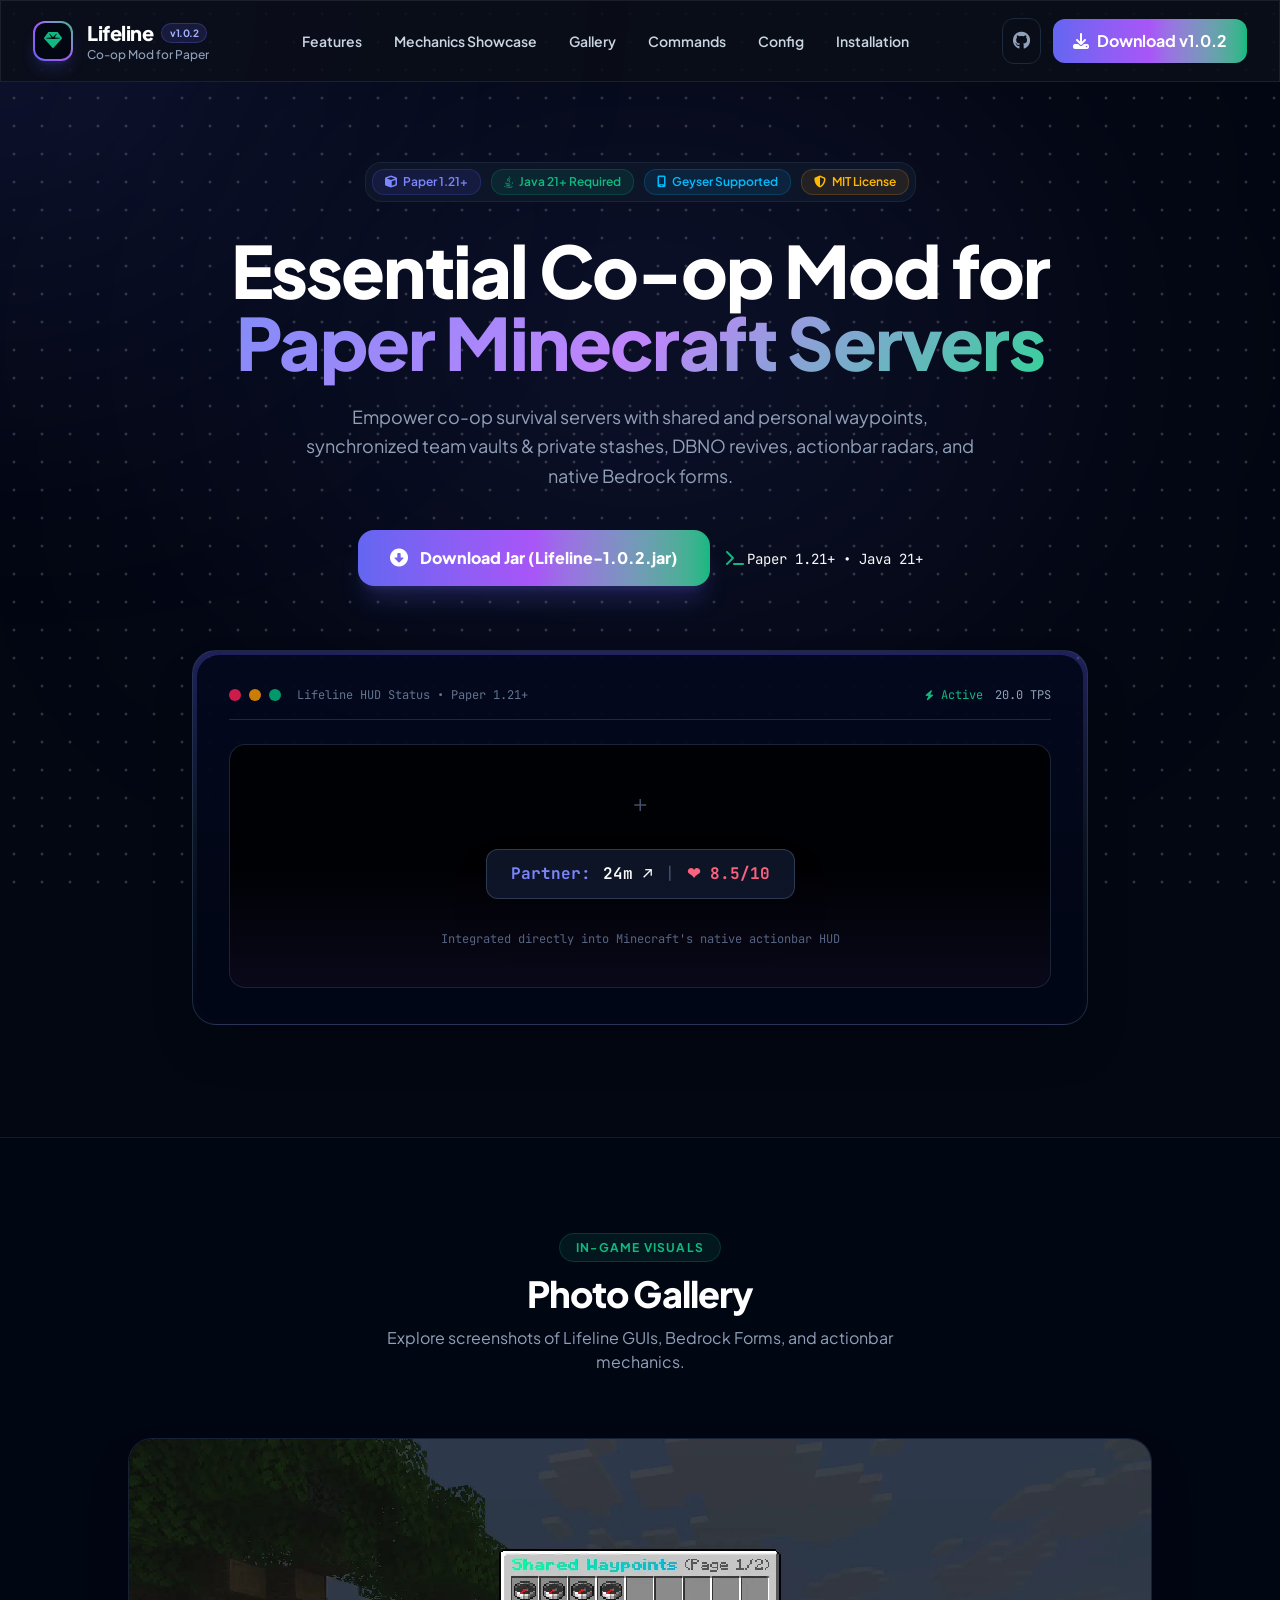
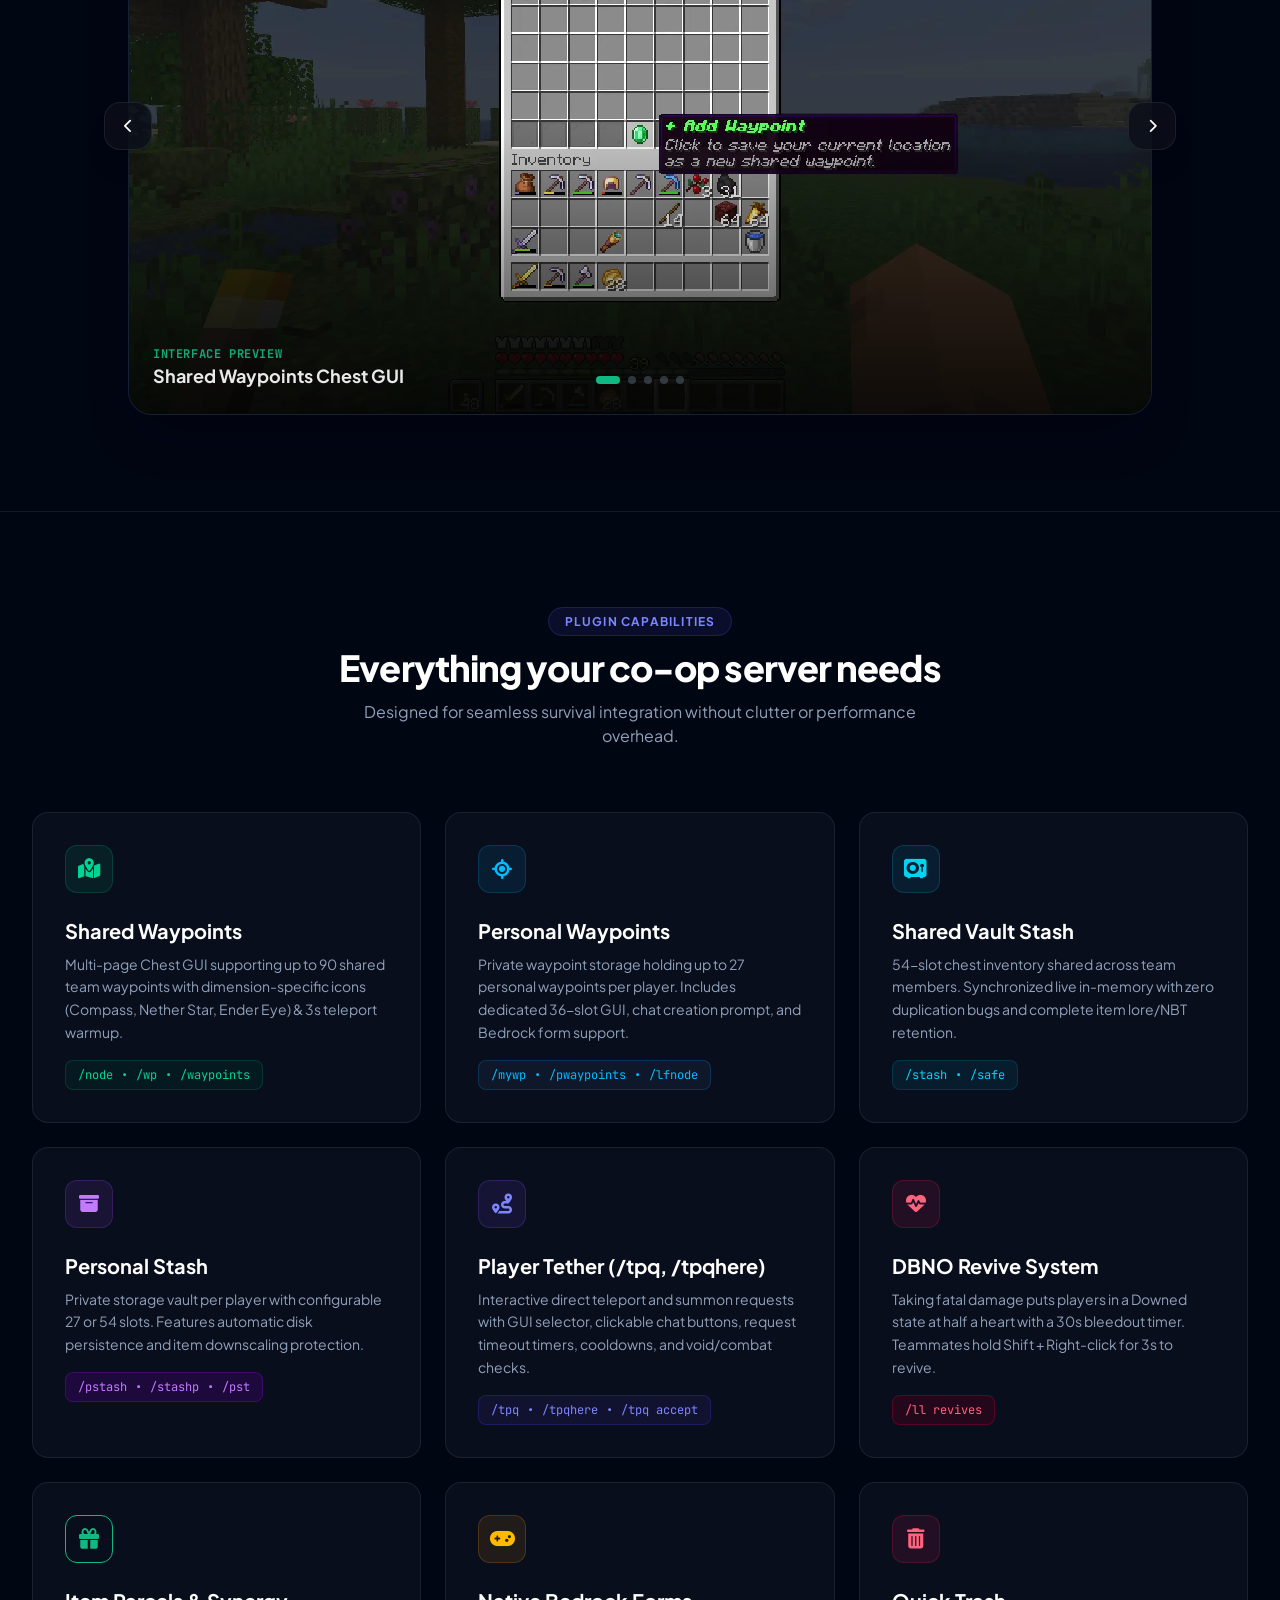
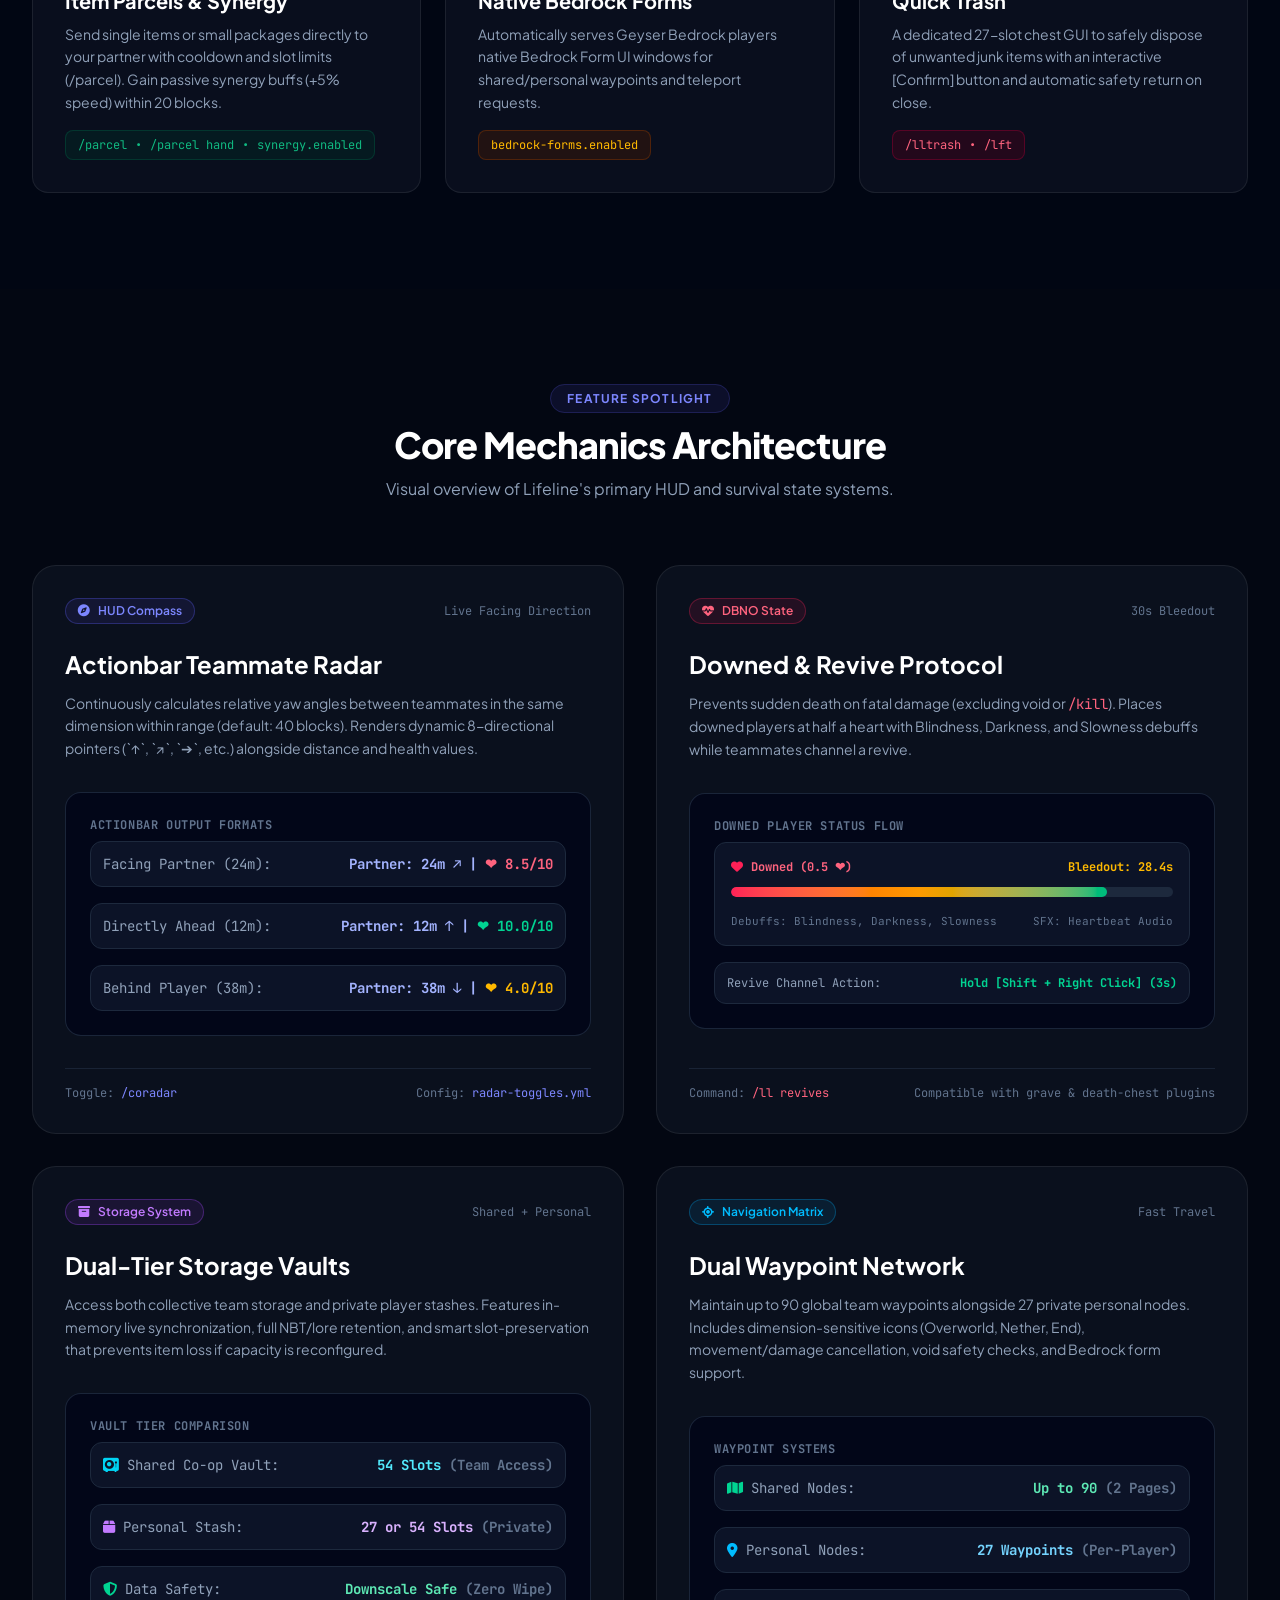
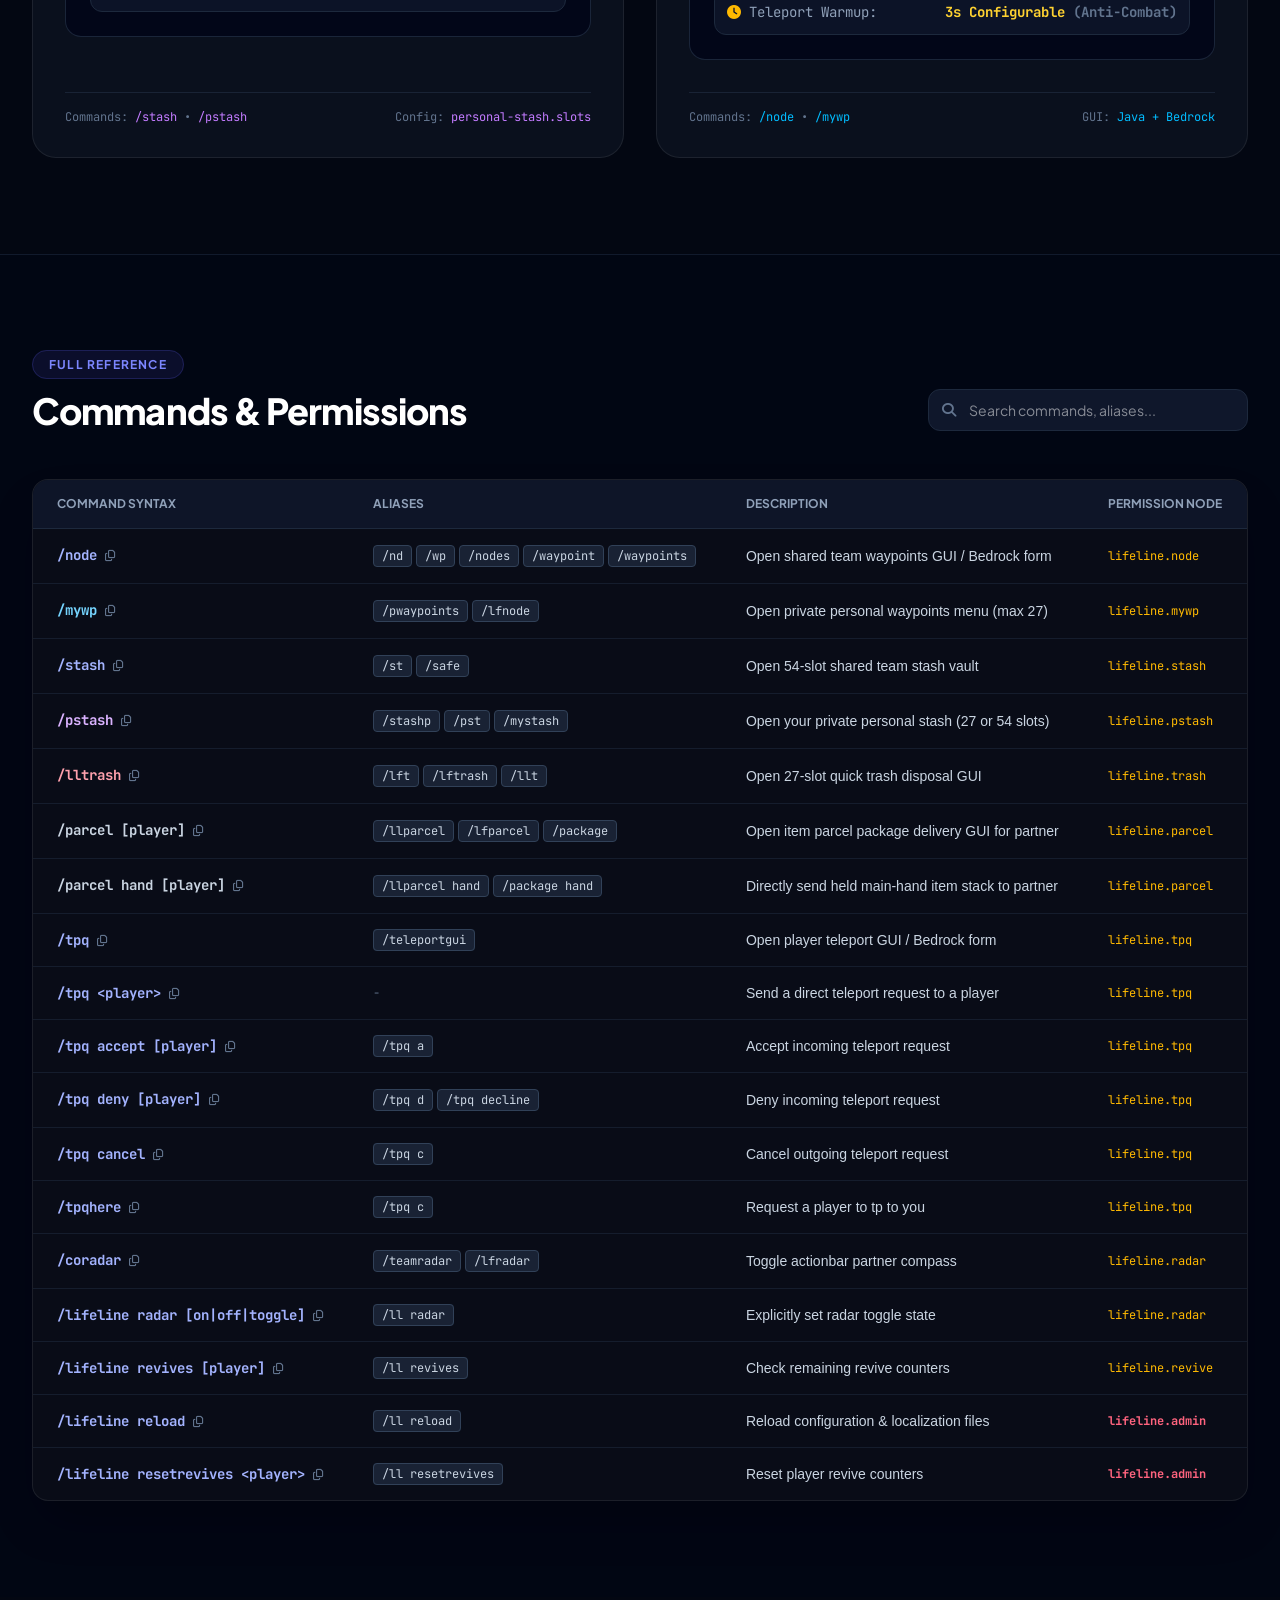
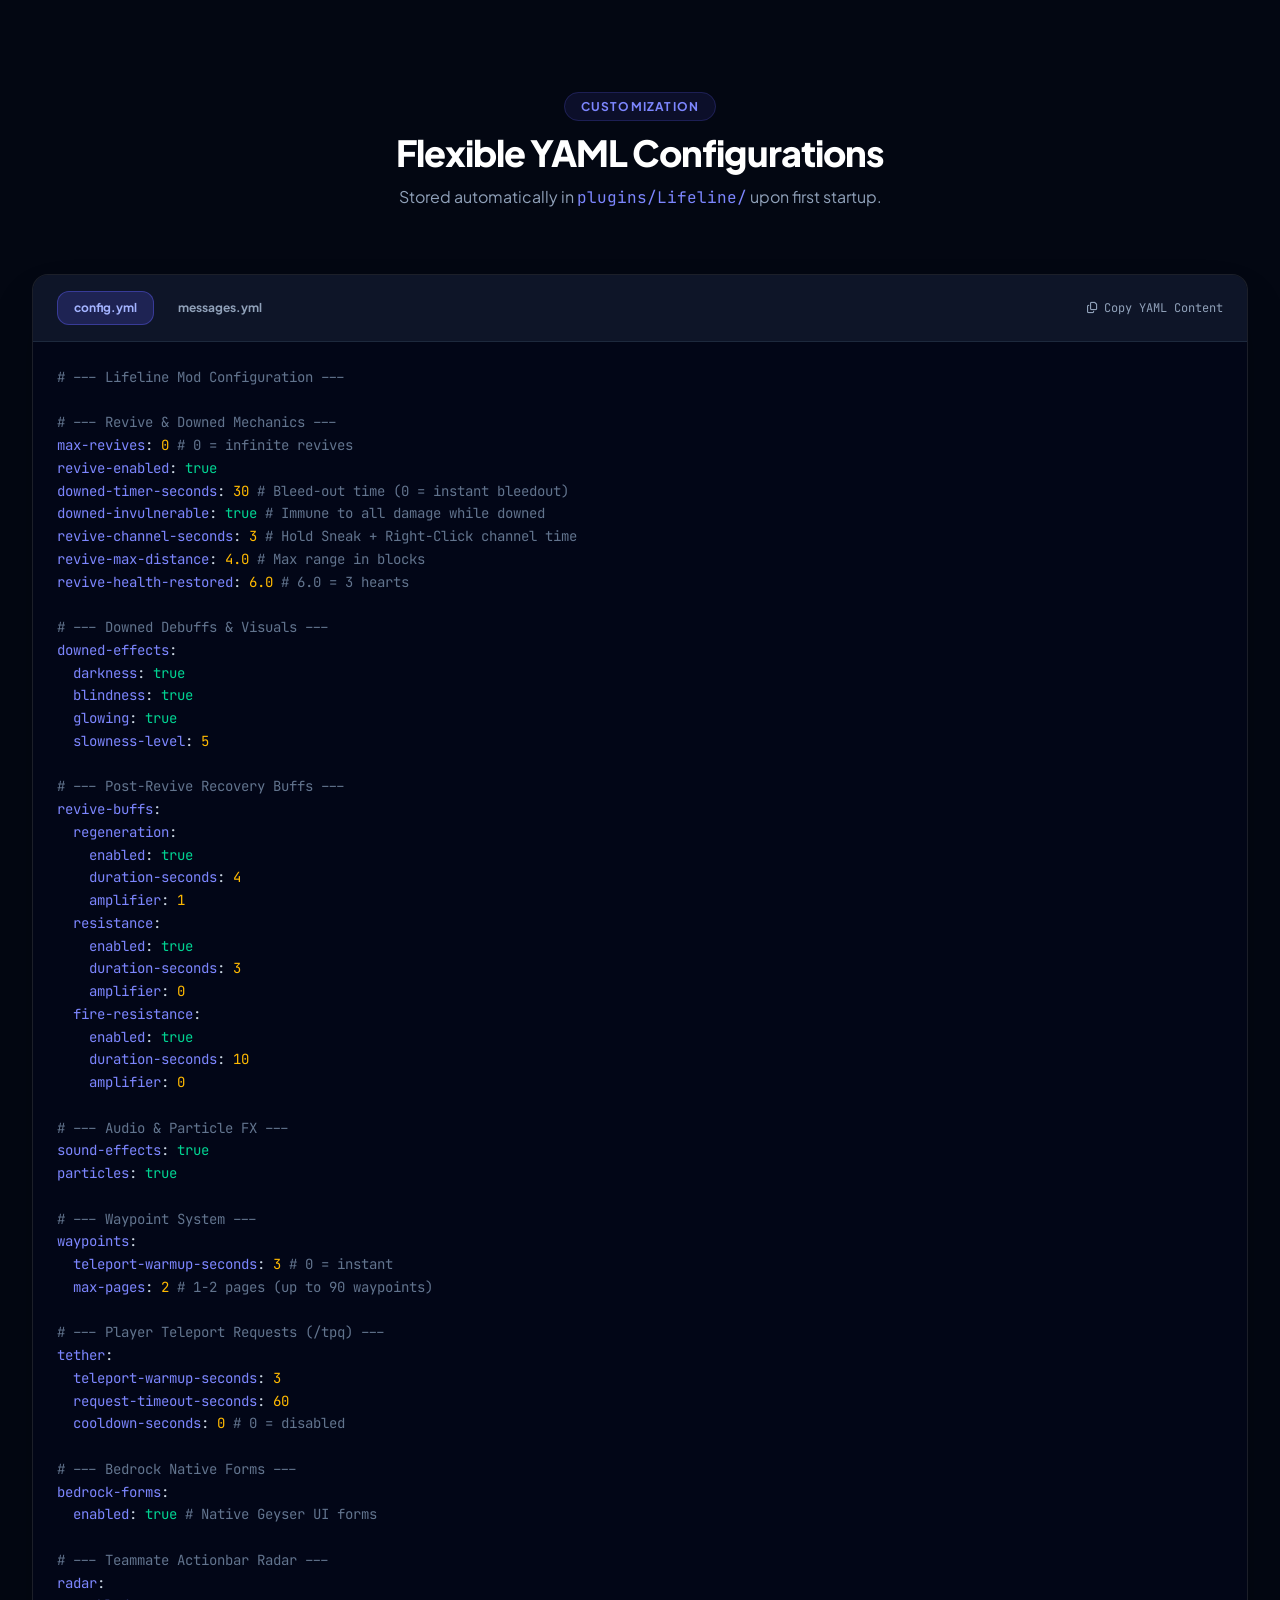
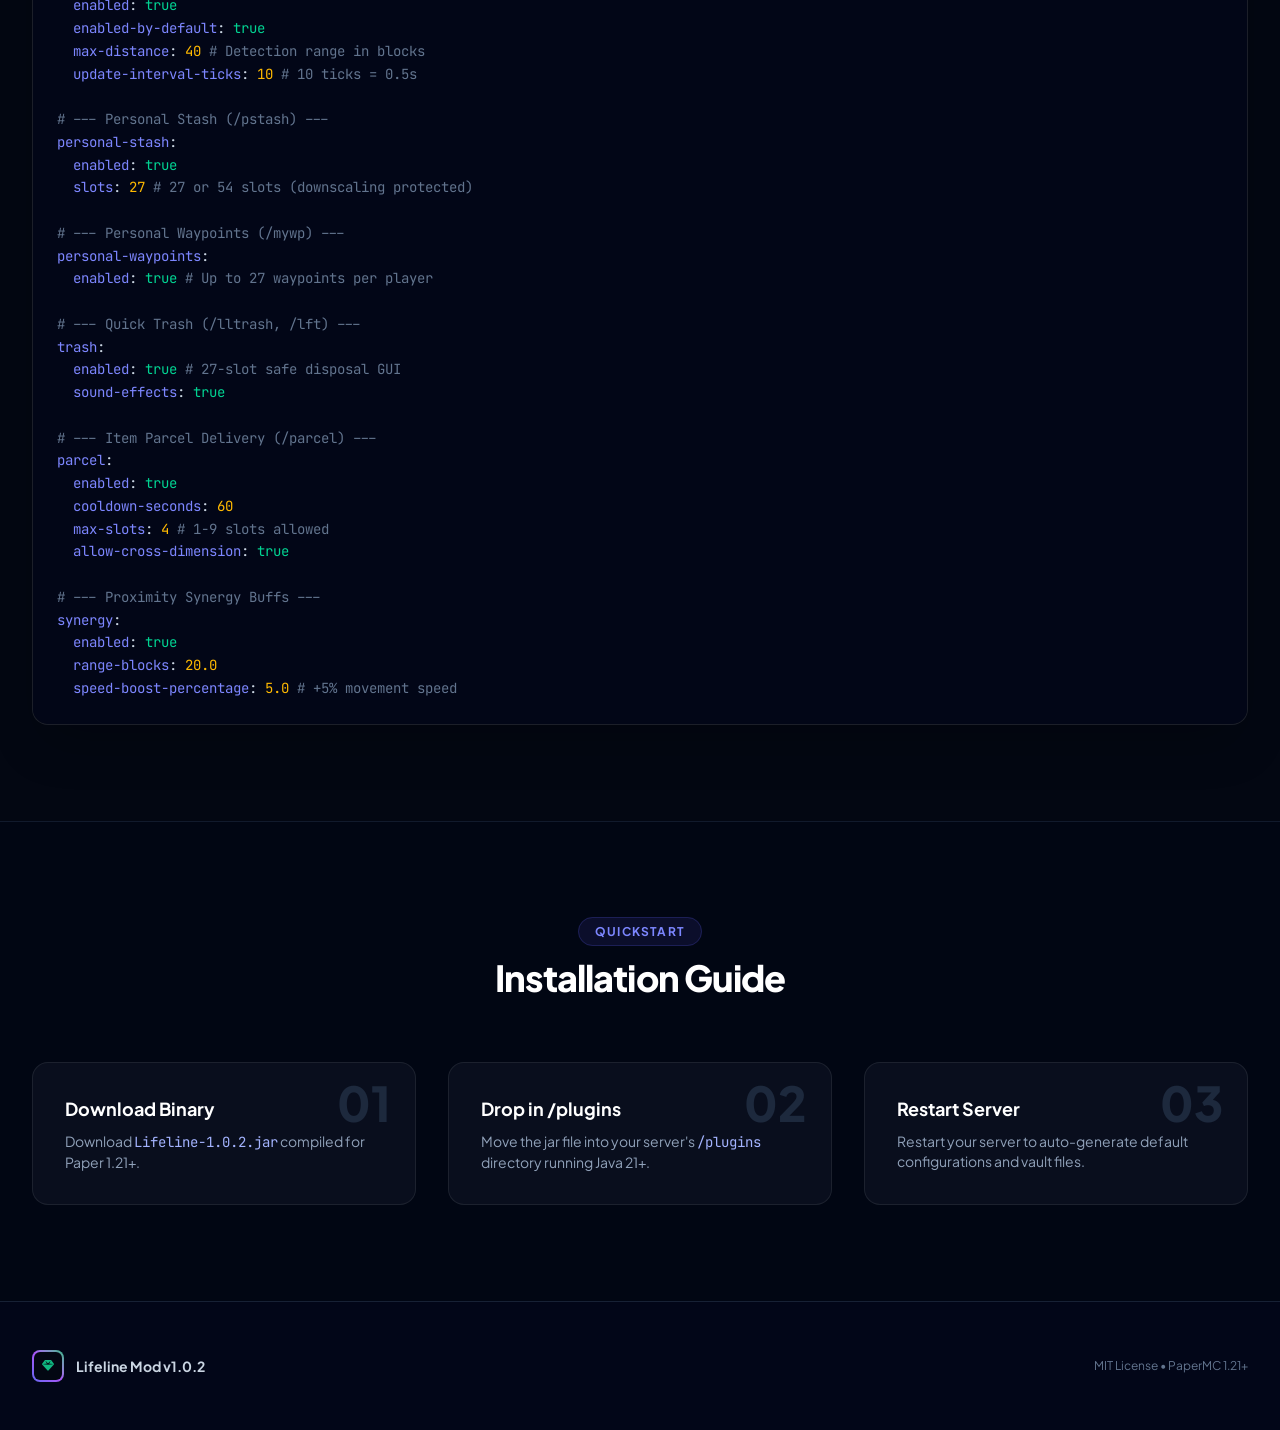
<file: docs/index.html>
<!DOCTYPE html>
<html lang="en" class="dark scroll-smooth">

<head>
    <meta charset="UTF-8">
    <meta name="viewport" content="width=device-width, initial-scale=1.0">
    <title>Lifeline - essential mod for Paper Minecraft</title>

    <link rel="icon" href="./assets/icon.ico" type="image/x-icon">
    <link rel="canonical" href="https://fahimfoysal.pro.bd/lifeline-mc/">

    <!-- FontAwesome Icons -->
    <link rel="stylesheet" href="https://cdnjs.cloudflare.com/ajax/libs/font-awesome/6.4.0/css/all.min.css">
    <!-- Swiper CSS for Modern Photo Gallery -->
    <link rel="stylesheet" href="https://cdn.jsdelivr.net/npm/swiper@11/swiper-bundle.min.css">
    <!-- Google Fonts -->
    <link rel="preconnect" href="https://fonts.googleapis.com">
    <link rel="preconnect" href="https://fonts.gstatic.com" crossorigin>
    <link
        href="https://fonts.googleapis.com/css2?family=JetBrains+Mono:wght@400;500;600;700&family=Plus+Jakarta+Sans:wght@400;500;600;700;800&display=swap"
        rel="stylesheet">
    <link rel="stylesheet" href="./css/styles.css">
    <link rel="stylesheet" href="./css/cursor.css">
</head>

<body class="overflow-x-hidden selection:bg-brand-indigo selection:text-white">

    <!-- Interactive Mouse Particle Grid Canvas -->
    <canvas id="bg-canvas" class="fixed inset-0 pointer-events-none z-0"></canvas>

    <!-- Ambient Mouse Spotlight Glow -->
    <div id="mouse-spotlight"
        class="fixed pointer-events-none z-0 w-[600px] h-[600px] rounded-full bg-brand-indigo/15 blur-[150px] transition-transform duration-300 -translate-x-1/2 -translate-y-1/2">
    </div>

    <!-- Toast Notification -->
    <div id="toast"
        class="toast fixed bottom-6 right-6 z-50 flex items-center gap-3 bg-slate-900 border border-brand-indigo/40 px-5 py-3.5 rounded-2xl shadow-2xl text-sm font-semibold text-white">
        <i class="fa-solid fa-circle-check text-brand-mint text-lg"></i>
        <span id="toast-msg">Copied to clipboard!</span>
    </div>

    <!-- Navigation Header -->
    <nav class="sticky top-0 z-40 mc-glass border-b border-slate-800/80">
        <div class="max-w-7xl mx-auto px-4 sm:px-6 lg:px-8 h-20 flex items-center justify-between">
            <!-- Brand Logo -->
            <a href="#" class="flex items-center gap-3.5 group">
                <div
                    class="w-10 h-10 rounded-xl bg-gradient-to-tr from-brand-indigo via-brand-violet to-brand-mint p-0.5 shadow-lg shadow-brand-indigo/20 group-hover:scale-105 transition-transform">
                    <div class="w-full h-full bg-brand-dark rounded-[10px] flex items-center justify-center">
                        <i class="fa-solid fa-gem text-brand-mint text-lg"></i>
                    </div>
                </div>
                <div class="flex flex-col">
                    <span class="font-extrabold text-xl tracking-tight text-white flex items-center gap-2">
                        Lifeline
                        <span
                            class="text-[10px] font-bold bg-brand-indigo/15 text-indigo-300 border border-brand-indigo/30 px-2 py-0.5 rounded-full">v1.0.2</span>
                    </span>
                    <span class="text-xs text-slate-400 font-medium">Co-op Mod for Paper</span>
                </div>
            </a>

            <!-- Navigation Links -->
            <div class="hidden md:flex items-center gap-8 text-sm font-semibold text-slate-300">
                <a href="#features" class="hover:text-brand-mint transition-colors">Features</a>
                <a href="#showcase" class="hover:text-brand-mint transition-colors">Mechanics Showcase</a>
                <a href="#gallery" class="hover:text-brand-mint transition-colors">Gallery</a>
                <a href="#commands" class="hover:text-brand-mint transition-colors">Commands</a>
                <a href="#config" class="hover:text-brand-mint transition-colors">Config</a>
                <a href="#installation" class="hover:text-brand-mint transition-colors">Installation</a>
            </div>

            <!-- Action Buttons -->
            <div class="flex items-center gap-3">
                <a href="https://github.com/fahim-foysal-097/lifeline-mc" target="_blank"
                    class="p-2.5 rounded-xl border border-slate-800 text-slate-400 hover:text-white hover:border-slate-700 hover:bg-slate-800/50 transition"
                    title="View Source on GitHub">
                    <i class="fa-brands fa-github text-lg"></i>
                </a>
                <a href="#download"
                    class="flex items-center gap-2 px-5 py-2.5 rounded-xl bg-gradient-to-r from-brand-indigo via-brand-violet to-brand-mint text-white font-bold hover:shadow-lg hover:shadow-brand-indigo/25 hover:scale-[1.02] active:scale-95 transition-all">
                    <i class="fa-solid fa-download"></i>
                    <span>Download v1.0.2</span>
                </a>
            </div>
        </div>
    </nav>

    <!-- Hero Section -->
    <header class="relative pt-20 pb-28 overflow-hidden">
        <!-- Glow Backdrop -->
        <div
            class="absolute top-1/4 left-1/2 -translate-x-1/2 -translate-y-1/2 w-[700px] h-[400px] bg-brand-indigo/15 blur-[160px] rounded-full pointer-events-none">
        </div>

        <div class="max-w-7xl mx-auto px-4 sm:px-6 lg:px-8 text-center relative z-10">

            <!-- Badges -->
            <div
                class="inline-flex flex-wrap items-center justify-center gap-2.5 mb-8 bg-slate-900/90 border border-slate-800/80 p-1.5 rounded-2xl text-xs backdrop-blur-md">
                <span
                    class="flex items-center gap-1.5 px-3 py-1 rounded-xl bg-indigo-500/10 text-indigo-400 border border-indigo-500/20 font-semibold">
                    <i class="fa-solid fa-cube"></i> Paper 1.21+
                </span>
                <span
                    class="flex items-center gap-1.5 px-3 py-1 rounded-xl bg-emerald-500/10 text-brand-mint border border-emerald-500/20 font-semibold">
                    <i class="fa-brands fa-java"></i> Java 21+ Required
                </span>
                <span
                    class="flex items-center gap-1.5 px-3 py-1 rounded-xl bg-sky-500/10 text-sky-400 border border-sky-500/20 font-semibold">
                    <i class="fa-solid fa-mobile-screen"></i> Geyser Supported
                </span>
                <span
                    class="flex items-center gap-1.5 px-3 py-1 rounded-xl bg-amber-500/10 text-amber-400 border border-amber-500/20 font-semibold">
                    <i class="fa-solid fa-shield-halved"></i> MIT License
                </span>
            </div>

            <!-- Main Title -->
            <h1 class="text-4xl sm:text-6xl md:text-7xl font-extrabold text-white tracking-tight leading-none mb-6">
                Essential Co-op Mod for <br>
                <span class="gradient-text">Paper Minecraft Servers</span>
            </h1>
            <p class="max-w-2xl mx-auto text-base sm:text-lg text-slate-400 font-normal mb-10 leading-relaxed">
                Empower co-op survival servers with shared and personal waypoints, synchronized team vaults & private
                stashes, DBNO
                revives, actionbar radars, and native Bedrock forms.
            </p>

            <!-- Buttons -->
            <div id="download" class="flex flex-col sm:flex-row items-center justify-center gap-4 mb-16">
                <a href="https://hangarcdn.papermc.io/plugins/Zero097/Lifeline/versions/1.0.2/PAPER/Lifeline-1.0.2.jar"
                    target="_blank" download
                    class="w-full sm:w-auto px-8 py-4 rounded-2xl bg-gradient-to-r from-brand-indigo via-brand-violet to-brand-mint text-white font-extrabold text-base flex items-center justify-center gap-3 shadow-xl shadow-brand-indigo/20 hover:scale-[1.02] active:scale-[0.98] transition-all">
                    <i class="fa-solid fa-circle-down text-lg"></i>
                    <span>Download Jar (Lifeline-1.0.2.jar)</span>
                </a>
                <button>
                    <i class="fa-solid fa-terminal text-brand-mint"></i>
                    <span class="font-mono text-sm">Paper 1.21+ • Java 21+</span>
                </button>
            </div>

            <!-- Main Banner Visual Card -->
            <div
                class="relative max-w-4xl mx-auto rounded-3xl p-1 bg-gradient-to-b from-indigo-500/30 via-slate-800/40 to-slate-950 border border-slate-700/60 shadow-2xl overflow-hidden group transition-all duration-500 hover:border-indigo-500/60 hover:shadow-indigo-500/20">
                <div class="bg-slate-950/90 rounded-[22px] overflow-hidden p-6 sm:p-8">
                    <!-- Top Window Bar -->
                    <div
                        class="flex items-center justify-between border-b border-slate-800 pb-4 mb-6 text-xs text-slate-400 font-mono">
                        <div class="flex items-center gap-2">
                            <span class="w-3 h-3 rounded-full bg-rose-500/80"></span>
                            <span class="w-3 h-3 rounded-full bg-amber-500/80"></span>
                            <span class="w-3 h-3 rounded-full bg-emerald-500/80"></span>
                            <span class="ml-2 text-slate-500">Lifeline HUD Status • Paper 1.21+</span>
                        </div>
                        <div class="flex items-center gap-3">
                            <span class="text-brand-mint"><i class="fa-solid fa-bolt text-[10px]"></i> Active</span>
                            <span>20.0 TPS</span>
                        </div>
                    </div>

                    <!-- In-Game Actionbar Mock Banner -->
                    <div
                        class="bg-black/80 rounded-2xl p-10 border border-slate-800/90 flex flex-col items-center justify-center min-h-[220px] relative overflow-hidden group-hover:border-indigo-500/30 transition-colors">
                        <div
                            class="absolute inset-0 bg-gradient-to-t from-indigo-950/30 via-transparent to-transparent pointer-events-none">
                        </div>

                        <!-- Minecraft Crosshair -->
                        <div
                            class="text-slate-600 text-2xl mb-8 font-light select-none group-hover:text-slate-400 transition-colors">
                            +</div>

                        <!-- Actionbar HUD Display -->
                        <div
                            class="bg-slate-900/90 border border-slate-700/90 px-6 py-3 rounded-xl shadow-2xl flex items-center gap-3 font-mono text-sm sm:text-base border-brand-indigo/30 animate-pulse-glow group-hover:border-indigo-400/50 transition-colors">
                            <span class="text-indigo-400 font-bold">Partner:</span>
                            <span class="text-white font-semibold">24m ↗</span>
                            <span class="text-slate-600">|</span>
                            <span class="text-rose-400 font-bold">❤ 8.5/10</span>
                        </div>

                        <p class="text-xs text-slate-500 mt-8 font-mono">Integrated directly into Minecraft's native
                            actionbar HUD</p>
                    </div>
                </div>
            </div>

        </div>
    </header>

    <!-- In-Game Photo Gallery Section (Using Swiper.js) -->
    <section id="gallery" class="py-24 relative z-10 border-t border-slate-800/60 bg-slate-950/40">
        <div class="max-w-7xl mx-auto px-4 sm:px-6 lg:px-8">
            <div class="text-center mb-16">
                <span
                    class="text-brand-mint text-xs font-bold tracking-widest uppercase bg-brand-mint/10 px-4 py-1.5 rounded-full border border-brand-mint/20">In-Game
                    Visuals</span>
                <h2 class="text-3xl sm:text-4xl font-extrabold text-white mt-4 tracking-tight">Photo Gallery</h2>
                <p class="text-slate-400 mt-3 max-w-xl mx-auto text-sm sm:text-base">Explore screenshots of Lifeline
                    GUIs, Bedrock Forms, and actionbar mechanics.</p>
            </div>

            <!-- Swiper Carousel Container -->
            <div class="relative max-w-5xl mx-auto">
                <div
                    class="swiper gallery-swiper rounded-3xl border border-slate-800/80 bg-slate-950/80 shadow-2xl p-2">
                    <div class="swiper-wrapper">

                        <!-- Photo 1 -->
                        <div class="swiper-slide">
                            <div
                                class="relative rounded-2xl overflow-hidden aspect-video bg-slate-900 flex items-center justify-center group">
                                <img src="./assets/gallery/waypoints-gui.webp" alt="Shared Waypoints GUI"
                                    class="w-full h-full object-cover group-hover:scale-105 transition-transform duration-500">
                                <div
                                    class="absolute inset-0 bg-gradient-to-t from-black/80 via-transparent to-transparent opacity-90 p-6 flex flex-col justify-end">
                                    <span
                                        class="text-xs font-mono text-brand-mint font-bold uppercase tracking-wider">Interface
                                        Preview</span>
                                    <h4 class="text-lg font-bold text-white">Shared Waypoints Chest GUI</h4>
                                </div>
                            </div>
                        </div>

                        <!-- Photo 2 -->
                        <div class="swiper-slide">
                            <div
                                class="relative rounded-2xl overflow-hidden aspect-video bg-slate-900 flex items-center justify-center group">
                                <img src="./assets/gallery/shared-stash.webp" alt="Shared Team Stash Vault"
                                    class="w-full h-full object-cover group-hover:scale-105 transition-transform duration-500">
                                <div
                                    class="absolute inset-0 bg-gradient-to-t from-black/80 via-transparent to-transparent opacity-90 p-6 flex flex-col justify-end">
                                    <span
                                        class="text-xs font-mono text-cyan-400 font-bold uppercase tracking-wider">Storage
                                        System</span>
                                    <h4 class="text-lg font-bold text-white">54-Slot Synchronized Team Vault</h4>
                                </div>
                            </div>
                        </div>

                        <!-- Photo 3 -->
                        <div class="swiper-slide">
                            <div
                                class="relative rounded-2xl overflow-hidden aspect-video bg-slate-900 flex items-center justify-center group">
                                <img src="./assets/gallery/actionbar-radar.webp" alt="Actionbar Radar HUD"
                                    class="w-full h-full object-cover group-hover:scale-105 transition-transform duration-500">
                                <div
                                    class="absolute inset-0 bg-gradient-to-t from-black/80 via-transparent to-transparent opacity-90 p-6 flex flex-col justify-end">
                                    <span
                                        class="text-xs font-mono text-brand-mint font-bold uppercase tracking-wider">HUD
                                        Overview</span>
                                    <h4 class="text-lg font-bold text-white">Actionbar Teammate Compass HUD</h4>
                                </div>
                            </div>
                        </div>

                        <!-- Photo 4 -->
                        <div class="swiper-slide">
                            <div
                                class="relative rounded-2xl overflow-hidden aspect-video bg-slate-900 flex items-center justify-center group">
                                <img src="./assets/gallery/revive-action.webp" alt="Downed State Revive Action"
                                    class="w-full h-full object-cover group-hover:scale-105 transition-transform duration-500">
                                <div
                                    class="absolute inset-0 bg-gradient-to-t from-black/80 via-transparent to-transparent opacity-90 p-6 flex flex-col justify-end">
                                    <span
                                        class="text-xs font-mono text-rose-400 font-bold uppercase tracking-wider">Co-op
                                        Survival</span>
                                    <h4 class="text-lg font-bold text-white">Downed Bleedout State & Revive Channel</h4>
                                </div>
                            </div>
                        </div>

                        <!-- Photo 5 -->
                        <div class="swiper-slide">
                            <div
                                class="relative rounded-2xl overflow-hidden aspect-video bg-slate-900 flex items-center justify-center group">
                                <img src="./assets/gallery/bedrock-forms.webp" alt="Native Geyser Bedrock Forms"
                                    class="w-full h-full object-cover group-hover:scale-105 transition-transform duration-500">
                                <div
                                    class="absolute inset-0 bg-gradient-to-t from-black/80 via-transparent to-transparent opacity-90 p-6 flex flex-col justify-end">
                                    <span
                                        class="text-xs font-mono text-purple-400 font-bold uppercase tracking-wider">Cross-Play
                                        UI</span>
                                    <h4 class="text-lg font-bold text-white">Native Geyser Bedrock UI Forms</h4>
                                </div>
                            </div>
                        </div>

                    </div>

                    <!-- Pagination Dots -->
                    <div class="swiper-pagination !bottom-6"></div>
                </div>

                <!-- Custom Arrow Navigation Buttons -->
                <button
                    class="swiper-prev-btn absolute -left-5 sm:-left-6 top-1/2 -translate-y-1/2 z-20 w-12 h-12 rounded-2xl mc-glass border border-slate-700/80 text-white flex items-center justify-center hover:bg-brand-indigo/30 hover:border-brand-indigo/60 hover:scale-110 active:scale-95 transition-all shadow-xl">
                    <i class="fa-solid fa-chevron-left text-sm"></i>
                </button>
                <button
                    class="swiper-next-btn absolute -right-5 sm:-right-6 top-1/2 -translate-y-1/2 z-20 w-12 h-12 rounded-2xl mc-glass border border-slate-700/80 text-white flex items-center justify-center hover:bg-brand-indigo/30 hover:border-brand-indigo/60 hover:scale-110 active:scale-95 transition-all shadow-xl">
                    <i class="fa-solid fa-chevron-right text-sm"></i>
                </button>
            </div>
        </div>
    </section>

    <!-- Core Features Grid -->
    <section id="features" class="py-24 relative z-10 border-t border-slate-800/60 bg-slate-950/40">
        <div class="max-w-7xl mx-auto px-4 sm:px-6 lg:px-8">
            <div class="text-center mb-16">
                <span
                    class="text-indigo-400 text-xs font-bold tracking-widest uppercase bg-indigo-500/10 px-4 py-1.5 rounded-full border border-indigo-500/20">Plugin
                    Capabilities</span>
                <h2 class="text-3xl sm:text-4xl font-extrabold text-white mt-4 tracking-tight">Everything your co-op
                    server needs</h2>
                <p class="text-slate-400 mt-3 max-w-xl mx-auto text-sm sm:text-base">Designed for seamless survival
                    integration without clutter or performance overhead.</p>
            </div>

            <div class="grid grid-cols-1 md:grid-cols-2 lg:grid-cols-3 gap-6">

                <!-- Feature 1 -->
                <div class="mc-glass-card group p-8 rounded-2xl">
                    <div
                        class="w-12 h-12 rounded-xl bg-emerald-500/10 border border-emerald-500/20 flex items-center justify-center text-emerald-400 text-xl mb-6 group-hover:scale-110 group-hover:bg-emerald-500/20 group-hover:border-emerald-500/40 group-hover:rotate-3 transition-all duration-300">
                        <i class="fa-solid fa-map-location-dot"></i>
                    </div>
                    <h3 class="text-xl font-bold text-white mb-2 group-hover:text-emerald-300 transition-colors">Shared
                        Waypoints</h3>
                    <p class="text-sm text-slate-400 leading-relaxed mb-4 group-hover:text-slate-300 transition-colors">
                        Multi-page Chest GUI supporting up to 90 shared team waypoints with dimension-specific icons
                        (Compass, Nether Star, Ender Eye) & 3s teleport warmup.
                    </p>
                    <div
                        class="flex items-center gap-2 text-xs font-mono text-emerald-400 bg-emerald-950/40 px-3 py-1.5 rounded-lg border border-emerald-800/40 group-hover:border-emerald-500/40 w-fit transition-colors">
                        <span>/node</span> • <span>/wp</span> • <span>/waypoints</span>
                    </div>
                </div>

                <!-- Feature 2: Personal Waypoints -->
                <div class="mc-glass-card group p-8 rounded-2xl">
                    <div
                        class="w-12 h-12 rounded-xl bg-sky-500/10 border border-sky-500/20 flex items-center justify-center text-sky-400 text-xl mb-6 group-hover:scale-110 group-hover:bg-sky-500/20 group-hover:border-sky-500/40 group-hover:rotate-3 transition-all duration-300">
                        <i class="fa-solid fa-location-crosshairs"></i>
                    </div>
                    <h3 class="text-xl font-bold text-white mb-2 group-hover:text-sky-300 transition-colors">Personal
                        Waypoints</h3>
                    <p class="text-sm text-slate-400 leading-relaxed mb-4 group-hover:text-slate-300 transition-colors">
                        Private waypoint storage holding up to 27 personal waypoints per player. Includes dedicated
                        36-slot GUI, chat creation prompt, and Bedrock form support.
                    </p>
                    <div
                        class="flex items-center gap-2 text-xs font-mono text-sky-400 bg-slate-900 px-3 py-1.5 rounded-lg border border-sky-500/20 group-hover:border-sky-500/40 w-fit transition-colors">
                        <span>/mywp</span> • <span>/pwaypoints</span> • <span>/lfnode</span>
                    </div>
                </div>

                <!-- Feature 3 -->
                <div class="mc-glass-card group p-8 rounded-2xl">
                    <div
                        class="w-12 h-12 rounded-xl bg-cyan-500/10 border border-cyan-500/20 flex items-center justify-center text-cyan-400 text-xl mb-6 group-hover:scale-110 group-hover:bg-cyan-500/20 group-hover:border-cyan-500/40 group-hover:rotate-3 transition-all duration-300">
                        <i class="fa-solid fa-vault"></i>
                    </div>
                    <h3 class="text-xl font-bold text-white mb-2 group-hover:text-cyan-300 transition-colors">Shared
                        Vault Stash</h3>
                    <p class="text-sm text-slate-400 leading-relaxed mb-4 group-hover:text-slate-300 transition-colors">
                        54-slot chest inventory shared across team members. Synchronized live in-memory with zero
                        duplication bugs and complete item lore/NBT retention.
                    </p>
                    <div
                        class="flex items-center gap-2 text-xs font-mono text-cyan-400 bg-cyan-950/40 px-3 py-1.5 rounded-lg border border-cyan-800/40 group-hover:border-cyan-500/40 w-fit transition-colors">
                        <span>/stash</span> • <span>/safe</span>
                    </div>
                </div>

                <!-- Feature 4: Personal Stash -->
                <div class="mc-glass-card group p-8 rounded-2xl">
                    <div
                        class="w-12 h-12 rounded-xl bg-purple-500/10 border border-purple-500/20 flex items-center justify-center text-purple-400 text-xl mb-6 group-hover:scale-110 group-hover:bg-purple-500/20 group-hover:border-purple-500/40 group-hover:rotate-3 transition-all duration-300">
                        <i class="fa-solid fa-box-archive"></i>
                    </div>
                    <h3 class="text-xl font-bold text-white mb-2 group-hover:text-purple-300 transition-colors">Personal
                        Stash</h3>
                    <p class="text-sm text-slate-400 leading-relaxed mb-4 group-hover:text-slate-300 transition-colors">
                        Private storage vault per player with configurable 27 or 54 slots. Features automatic disk
                        persistence and item downscaling protection.
                    </p>
                    <div
                        class="flex items-center gap-2 text-xs font-mono text-purple-400 bg-purple-950/40 px-3 py-1.5 rounded-lg border border-purple-800/40 group-hover:border-purple-500/40 w-fit transition-colors">
                        <span>/pstash</span> • <span>/stashp</span> • <span>/pst</span>
                    </div>
                </div>

                <!-- Feature 5: Player Teleport Tether -->
                <div class="mc-glass-card group p-8 rounded-2xl">
                    <div
                        class="w-12 h-12 rounded-xl bg-violet-500/10 border border-violet-500/20 flex items-center justify-center text-indigo-400 text-xl mb-6 group-hover:scale-110 group-hover:bg-violet-500/20 group-hover:border-violet-500/40 group-hover:rotate-3 transition-all duration-300">
                        <i class="fa-solid fa-route"></i>
                    </div>
                    <h3 class="text-xl font-bold text-white mb-2 group-hover:text-indigo-300 transition-colors">Player
                        Tether (/tpq, /tpqhere)</h3>
                    <p class="text-sm text-slate-400 leading-relaxed mb-4 group-hover:text-slate-300 transition-colors">
                        Interactive direct teleport and summon requests with GUI selector, clickable chat buttons, request timeout
                        timers, cooldowns, and void/combat checks.
                    </p>
                    <div
                        class="flex items-center gap-2 text-xs font-mono text-indigo-400 bg-indigo-950/40 px-3 py-1.5 rounded-lg border border-indigo-800/40 group-hover:border-indigo-500/40 w-fit transition-colors">
                        <span>/tpq</span> • <span>/tpqhere</span> • <span>/tpq accept</span>
                    </div>
                </div>

                <!-- Feature 6 -->
                <div class="mc-glass-card group p-8 rounded-2xl">
                    <div
                        class="w-12 h-12 rounded-xl bg-rose-500/10 border border-rose-500/20 flex items-center justify-center text-rose-400 text-xl mb-6 group-hover:scale-110 group-hover:bg-rose-500/20 group-hover:border-rose-500/40 group-hover:rotate-3 transition-all duration-300">
                        <i class="fa-solid fa-heart-pulse"></i>
                    </div>
                    <h3 class="text-xl font-bold text-white mb-2 group-hover:text-rose-300 transition-colors">DBNO
                        Revive System</h3>
                    <p class="text-sm text-slate-400 leading-relaxed mb-4 group-hover:text-slate-300 transition-colors">
                        Taking fatal damage puts players in a Downed state at half a heart with a 30s bleedout timer.
                        Teammates hold Shift + Right-click for 3s to revive.
                    </p>
                    <div
                        class="flex items-center gap-2 text-xs font-mono text-rose-400 bg-rose-950/40 px-3 py-1.5 rounded-lg border border-rose-800/40 group-hover:border-rose-500/40 w-fit transition-colors">
                        <span>/ll revives</span>
                    </div>
                </div>

                <!-- Feature 7: Item Parcels & Proximity Synergy -->
                <div class="mc-glass-card group p-8 rounded-2xl">
                    <div
                        class="w-12 h-12 rounded-xl bg-teal-500/10 border border-teal-500/20 flex items-center justify-center text-brand-mint text-xl mb-6 group-hover:scale-110 group-hover:bg-teal-500/20 group-hover:border-teal-500/40 group-hover:rotate-3 transition-all duration-300">
                        <i class="fa-solid fa-gift"></i>
                    </div>
                    <h3 class="text-xl font-bold text-white mb-2 group-hover:text-brand-mint transition-colors">
                        Item Parcels & Synergy</h3>
                    <p class="text-sm text-slate-400 leading-relaxed mb-4 group-hover:text-slate-300 transition-colors">
                        Send single items or small packages directly to your partner with cooldown and slot limits (/parcel). Gain passive synergy buffs (+5% speed) within 20 blocks.
                    </p>
                    <div
                        class="flex items-center gap-2 text-xs font-mono text-brand-mint bg-emerald-950/40 px-3 py-1.5 rounded-lg border border-emerald-800/40 group-hover:border-emerald-500/40 w-fit transition-colors">
                        <span>/parcel</span> • <span>/parcel hand</span> • <span>synergy.enabled</span>
                    </div>
                </div>

                <!-- Feature 8 -->
                <div class="mc-glass-card group p-8 rounded-2xl">
                    <div
                        class="w-12 h-12 rounded-xl bg-amber-500/10 border border-amber-500/20 flex items-center justify-center text-amber-400 text-xl mb-6 group-hover:scale-110 group-hover:bg-amber-500/20 group-hover:border-amber-500/40 group-hover:rotate-3 transition-all duration-300">
                        <i class="fa-solid fa-gamepad"></i>
                    </div>
                    <h3 class="text-xl font-bold text-white mb-2 group-hover:text-amber-300 transition-colors">Native
                        Bedrock Forms</h3>
                    <p class="text-sm text-slate-400 leading-relaxed mb-4 group-hover:text-slate-300 transition-colors">
                        Automatically serves Geyser Bedrock players native Bedrock Form UI windows for shared/personal
                        waypoints and teleport requests.
                    </p>
                    <div
                        class="flex items-center gap-2 text-xs font-mono text-amber-400 bg-amber-950/40 px-3 py-1.5 rounded-lg border border-amber-800/40 group-hover:border-amber-500/40 w-fit transition-colors">
                        <span>bedrock-forms.enabled</span>
                    </div>
                </div>

                <!-- Feature 9 -->
                <div class="mc-glass-card group p-8 rounded-2xl">
                    <div
                        class="w-12 h-12 rounded-xl bg-rose-500/10 border border-rose-500/20 flex items-center justify-center text-rose-400 text-xl mb-6 group-hover:scale-110 group-hover:bg-rose-500/20 group-hover:border-rose-500/40 group-hover:rotate-3 transition-all duration-300">
                        <i class="fa-solid fa-trash-can"></i>
                    </div>
                    <h3 class="text-xl font-bold text-white mb-2 group-hover:text-rose-300 transition-colors">
                        Quick Trash</h3>
                    <p class="text-sm text-slate-400 leading-relaxed mb-4 group-hover:text-slate-300 transition-colors">
                        A dedicated 27-slot chest GUI to safely dispose of unwanted junk items with an interactive
                        [Confirm] button and automatic safety return on close.
                    </p>
                    <div
                        class="flex items-center gap-2 text-xs font-mono text-rose-400 bg-rose-950/40 px-3 py-1.5 rounded-lg border border-rose-800/40 group-hover:border-rose-500/40 w-fit transition-colors">
                        <span>/lltrash</span> • <span>/lft</span>
                    </div>
                </div>

            </div>
        </div>
    </section>

    <!-- Mechanics Showcase Visual Cards Section (Static Cards) -->
    <section id="showcase" class="py-24 relative z-10">
        <div class="max-w-7xl mx-auto px-4 sm:px-6 lg:px-8">
            <div class="text-center mb-16">
                <span
                    class="text-indigo-400 text-xs font-bold tracking-widest uppercase bg-indigo-500/10 px-4 py-1.5 rounded-full border border-indigo-500/20">Feature
                    Spotlight</span>
                <h2 class="text-3xl sm:text-4xl font-extrabold text-white mt-4 tracking-tight">Core Mechanics
                    Architecture</h2>
                <p class="text-slate-400 mt-3 max-w-xl mx-auto text-sm sm:text-base">Visual overview of Lifeline's
                    primary HUD and survival state systems.</p>
            </div>

            <div class="grid grid-cols-1 lg:grid-cols-2 gap-8">

                <!-- Card 1: Actionbar Radar Showcase -->
                <div class="mc-glass-card group p-8 rounded-3xl flex flex-col justify-between">
                    <div>
                        <div class="flex items-center justify-between mb-6">
                            <span
                                class="px-3 py-1 rounded-full bg-indigo-500/10 border border-indigo-500/30 text-indigo-400 text-xs font-semibold flex items-center gap-2 group-hover:border-indigo-400/60 transition-colors">
                                <i class="fa-solid fa-compass"></i> HUD Compass
                            </span>
                            <span class="text-xs font-mono text-slate-500">Live Facing Direction</span>
                        </div>
                        <h3 class="text-2xl font-bold text-white mb-3 group-hover:text-indigo-300 transition-colors">
                            Actionbar Teammate Radar</h3>
                        <p
                            class="text-slate-400 text-sm leading-relaxed mb-8 group-hover:text-slate-300 transition-colors">
                            Continuously calculates relative yaw angles between teammates in the same dimension within
                            range (default: 40 blocks). Renders dynamic 8-directional pointers (`↑`, `↗`, `➔`, etc.)
                            alongside distance and health values.
                        </p>

                        <!-- HUD Display Showcase -->
                        <div
                            class="bg-slate-950 p-6 rounded-2xl border border-slate-800/90 space-y-4 font-mono group-hover:border-indigo-500/30 transition-colors">
                            <div class="text-xs text-slate-500 uppercase tracking-wider mb-2 font-bold">Actionbar Output
                                Formats</div>

                            <div
                                class="flex items-center justify-between p-3 rounded-xl bg-slate-900/80 border border-slate-800 text-xs sm:text-sm">
                                <span class="text-slate-400">Facing Partner (24m):</span>
                                <span class="text-indigo-300 font-bold">Partner: 24m ↗ | <span class="text-rose-400">❤
                                        8.5/10</span></span>
                            </div>

                            <div
                                class="flex items-center justify-between p-3 rounded-xl bg-slate-900/80 border border-slate-800 text-xs sm:text-sm">
                                <span class="text-slate-400">Directly Ahead (12m):</span>
                                <span class="text-indigo-300 font-bold">Partner: 12m ↑ | <span
                                        class="text-emerald-400">❤ 10.0/10</span></span>
                            </div>

                            <div
                                class="flex items-center justify-between p-3 rounded-xl bg-slate-900/80 border border-slate-800 text-xs sm:text-sm">
                                <span class="text-slate-400">Behind Player (38m):</span>
                                <span class="text-indigo-300 font-bold">Partner: 38m ↓ | <span class="text-amber-400">❤
                                        4.0/10</span></span>
                            </div>
                        </div>
                    </div>

                    <div
                        class="mt-8 pt-4 border-t border-slate-800/80 flex items-center justify-between text-xs text-slate-500 font-mono">
                        <span>Toggle: <code class="text-indigo-400">/coradar</code></span>
                        <span>Config: <code class="text-indigo-400">radar-toggles.yml</code></span>
                    </div>
                </div>

                <!-- Card 2: DBNO Revive System Showcase -->
                <div class="mc-glass-card group p-8 rounded-3xl flex flex-col justify-between">
                    <div>
                        <div class="flex items-center justify-between mb-6">
                            <span
                                class="px-3 py-1 rounded-full bg-rose-500/10 border border-rose-500/30 text-rose-400 text-xs font-semibold flex items-center gap-2 group-hover:border-rose-400/60 transition-colors">
                                <i class="fa-solid fa-heart-pulse"></i> DBNO State
                            </span>
                            <span class="text-xs font-mono text-slate-500">30s Bleedout</span>
                        </div>
                        <h3 class="text-2xl font-bold text-white mb-3 group-hover:text-rose-300 transition-colors">
                            Downed & Revive Protocol</h3>
                        <p
                            class="text-slate-400 text-sm leading-relaxed mb-8 group-hover:text-slate-300 transition-colors">
                            Prevents sudden death on fatal damage (excluding void or <code
                                class="text-rose-400">/kill</code>). Places downed players at half a heart with
                            Blindness, Darkness, and Slowness debuffs while teammates channel a revive.
                        </p>

                        <!-- DBNO Status Visual Box -->
                        <div
                            class="bg-slate-950 p-6 rounded-2xl border border-slate-800/90 space-y-4 font-mono group-hover:border-rose-500/30 transition-colors">
                            <div class="text-xs text-slate-500 uppercase tracking-wider mb-2 font-bold">Downed Player
                                Status Flow</div>

                            <!-- Downed Bar Visual -->
                            <div class="p-4 rounded-xl bg-slate-900/80 border border-slate-800 space-y-3">
                                <div class="flex items-center justify-between text-xs">
                                    <span class="text-rose-400 font-bold flex items-center gap-2">
                                        <i class="fa-solid fa-heart text-rose-500"></i> Downed (0.5 ❤)
                                    </span>
                                    <span class="text-amber-400 font-bold">Bleedout: 28.4s</span>
                                </div>
                                <div class="w-full h-2.5 bg-slate-800 rounded-full overflow-hidden">
                                    <div
                                        class="h-full bg-gradient-to-r from-rose-500 via-amber-500 to-emerald-500 w-[85%] rounded-full">
                                    </div>
                                </div>
                                <div class="flex items-center justify-between text-[11px] text-slate-500 pt-1">
                                    <span>Debuffs: Blindness, Darkness, Slowness</span>
                                    <span>SFX: Heartbeat Audio</span>
                                </div>
                            </div>

                            <!-- Channeling Requirement Visual -->
                            <div
                                class="p-3 rounded-xl bg-slate-900/80 border border-slate-800 text-xs flex items-center justify-between">
                                <span class="text-slate-400">Revive Channel Action:</span>
                                <span class="text-emerald-400 font-bold">Hold [Shift + Right Click] (3s)</span>
                            </div>
                        </div>
                    </div>

                    <div
                        class="mt-8 pt-4 border-t border-slate-800/80 flex items-center justify-between text-xs text-slate-500 font-mono">
                        <span>Command: <code class="text-rose-400">/ll revives</code></span>
                        <span>Compatible with grave & death-chest plugins</span>
                    </div>
                </div>

                <!-- Card 3: Dual-Tier Storage Architecture -->
                <div class="mc-glass-card group p-8 rounded-3xl flex flex-col justify-between">
                    <div>
                        <div class="flex items-center justify-between mb-6">
                            <span
                                class="px-3 py-1 rounded-full bg-purple-500/10 border border-purple-500/30 text-purple-400 text-xs font-semibold flex items-center gap-2 group-hover:border-purple-400/60 transition-colors">
                                <i class="fa-solid fa-box-archive"></i> Storage System
                            </span>
                            <span class="text-xs font-mono text-slate-500">Shared + Personal</span>
                        </div>
                        <h3 class="text-2xl font-bold text-white mb-3 group-hover:text-purple-300 transition-colors">
                            Dual-Tier Storage Vaults</h3>
                        <p
                            class="text-slate-400 text-sm leading-relaxed mb-8 group-hover:text-slate-300 transition-colors">
                            Access both collective team storage and private player stashes. Features in-memory live
                            synchronization, full NBT/lore retention, and smart slot-preservation that prevents item
                            loss if capacity is reconfigured.
                        </p>

                        <!-- Storage Display Visual Box -->
                        <div
                            class="bg-slate-950 p-6 rounded-2xl border border-slate-800/90 space-y-4 font-mono group-hover:border-purple-500/30 transition-colors">
                            <div class="text-xs text-slate-500 uppercase tracking-wider mb-2 font-bold">Vault Tier
                                Comparison</div>

                            <div
                                class="flex items-center justify-between p-3 rounded-xl bg-slate-900/80 border border-slate-800 text-xs sm:text-sm">
                                <span class="text-slate-400 flex items-center gap-2"><i
                                        class="fa-solid fa-vault text-cyan-400"></i> Shared Co-op Vault:</span>
                                <span class="text-cyan-300 font-bold">54 Slots <span class="text-slate-500">(Team
                                        Access)</span></span>
                            </div>

                            <div
                                class="flex items-center justify-between p-3 rounded-xl bg-slate-900/80 border border-slate-800 text-xs sm:text-sm">
                                <span class="text-slate-400 flex items-center gap-2"><i
                                        class="fa-solid fa-box text-purple-400"></i> Personal Stash:</span>
                                <span class="text-purple-300 font-bold">27 or 54 Slots <span
                                        class="text-slate-500">(Private)</span></span>
                            </div>

                            <div
                                class="flex items-center justify-between p-3 rounded-xl bg-slate-900/80 border border-slate-800 text-xs sm:text-sm">
                                <span class="text-slate-400 flex items-center gap-2"><i
                                        class="fa-solid fa-shield-halved text-emerald-400"></i> Data Safety:</span>
                                <span class="text-emerald-300 font-bold">Downscale Safe <span
                                        class="text-slate-500">(Zero Wipe)</span></span>
                            </div>
                        </div>
                    </div>

                    <div
                        class="mt-8 pt-4 border-t border-slate-800/80 flex items-center justify-between text-xs text-slate-500 font-mono">
                        <span>Commands: <code class="text-purple-400">/stash</code> • <code
                                class="text-purple-400">/pstash</code></span>
                        <span>Config: <code class="text-purple-400">personal-stash.slots</code></span>
                    </div>
                </div>

                <!-- Card 4: Shared & Personal Waypoint Network -->
                <div class="mc-glass-card group p-8 rounded-3xl flex flex-col justify-between">
                    <div>
                        <div class="flex items-center justify-between mb-6">
                            <span
                                class="px-3 py-1 rounded-full bg-sky-500/10 border border-sky-500/30 text-sky-400 text-xs font-semibold flex items-center gap-2 group-hover:border-sky-400/60 transition-colors">
                                <i class="fa-solid fa-location-crosshairs"></i> Navigation Matrix
                            </span>
                            <span class="text-xs font-mono text-slate-500">Fast Travel</span>
                        </div>
                        <h3 class="text-2xl font-bold text-white mb-3 group-hover:text-sky-300 transition-colors">
                            Dual Waypoint Network</h3>
                        <p
                            class="text-slate-400 text-sm leading-relaxed mb-8 group-hover:text-slate-300 transition-colors">
                            Maintain up to 90 global team waypoints alongside 27 private personal nodes. Includes
                            dimension-sensitive icons (Overworld, Nether, End), movement/damage cancellation, void
                            safety checks, and Bedrock form support.
                        </p>

                        <!-- Waypoints Visual Box -->
                        <div
                            class="bg-slate-950 p-6 rounded-2xl border border-slate-800/90 space-y-4 font-mono group-hover:border-sky-500/30 transition-colors">
                            <div class="text-xs text-slate-500 uppercase tracking-wider mb-2 font-bold">Waypoint Systems
                            </div>

                            <div
                                class="flex items-center justify-between p-3 rounded-xl bg-slate-900/80 border border-slate-800 text-xs sm:text-sm">
                                <span class="text-slate-400 flex items-center gap-2"><i
                                        class="fa-solid fa-map text-emerald-400"></i> Shared Nodes:</span>
                                <span class="text-emerald-300 font-bold">Up to 90 <span class="text-slate-500">(2
                                        Pages)</span></span>
                            </div>

                            <div
                                class="flex items-center justify-between p-3 rounded-xl bg-slate-900/80 border border-slate-800 text-xs sm:text-sm">
                                <span class="text-slate-400 flex items-center gap-2"><i
                                        class="fa-solid fa-location-dot text-sky-400"></i> Personal Nodes:</span>
                                <span class="text-sky-300 font-bold">27 Waypoints <span
                                        class="text-slate-500">(Per-Player)</span></span>
                            </div>

                            <div
                                class="flex items-center justify-between p-3 rounded-xl bg-slate-900/80 border border-slate-800 text-xs sm:text-sm">
                                <span class="text-slate-400 flex items-center gap-2"><i
                                        class="fa-solid fa-clock text-amber-400"></i> Teleport Warmup:</span>
                                <span class="text-amber-300 font-bold">3s Configurable <span
                                        class="text-slate-500">(Anti-Combat)</span></span>
                            </div>
                        </div>
                    </div>

                    <div
                        class="mt-8 pt-4 border-t border-slate-800/80 flex items-center justify-between text-xs text-slate-500 font-mono">
                        <span>Commands: <code class="text-sky-400">/node</code> • <code
                                class="text-sky-400">/mywp</code></span>
                        <span>GUI: <code class="text-sky-400">Java + Bedrock</code></span>
                    </div>
                </div>

            </div>
        </div>
    </section>

    <!-- Complete Commands & Permissions Table -->
    <section id="commands" class="py-24 relative z-10 border-t border-slate-800/60 bg-slate-950/40">
        <div class="max-w-7xl mx-auto px-4 sm:px-6 lg:px-8">
            <div class="flex flex-col md:flex-row md:items-end justify-between mb-12">
                <div>
                    <span
                        class="text-indigo-400 text-xs font-bold tracking-widest uppercase bg-indigo-500/10 px-4 py-1.5 rounded-full border border-indigo-500/20">Full
                        Reference</span>
                    <h2 class="text-3xl sm:text-4xl font-extrabold text-white mt-4 tracking-tight">Commands &
                        Permissions</h2>
                </div>
                <div class="mt-4 md:mt-0 relative max-w-xs w-full">
                    <i
                        class="fa-solid fa-magnifying-glass absolute left-3.5 top-1/2 -translate-y-1/2 text-slate-500 text-sm"></i>
                    <input id="cmd-search" type="text" placeholder="Search commands, aliases..."
                        class="w-full bg-slate-900 border border-slate-800 rounded-xl pl-10 pr-4 py-2.5 text-sm text-white focus:outline-none focus:border-brand-indigo/50 transition">
                </div>
            </div>

            <!-- Commands Table -->
            <div class="mc-glass rounded-2xl overflow-hidden border border-slate-800/80 shadow-2xl">
                <div class="overflow-x-auto">
                    <table class="w-full text-left text-sm text-slate-300">
                        <thead
                            class="bg-slate-900/90 text-xs uppercase font-bold text-slate-400 border-b border-slate-800">
                            <tr>
                                <th class="py-4 px-6">Command Syntax</th>
                                <th class="py-4 px-6">Aliases</th>
                                <th class="py-4 px-6">Description</th>
                                <th class="py-4 px-6">Permission Node</th>
                            </tr>
                        </thead>
                        <tbody id="cmd-table-body" class="divide-y divide-slate-800/60 font-mono">

                            <!-- Command 1: /node -->
                            <tr
                                class="hover:bg-indigo-950/30 hover:border-l-4 hover:border-l-brand-mint transition-all">
                                <td class="py-4 px-6 font-bold text-indigo-300 flex items-center gap-2">
                                    <span>/node</span>
                                    <button onclick="copyCommand('/node')"
                                        class="text-slate-500 hover:text-indigo-300 transition"><i
                                            class="fa-regular fa-copy text-xs"></i></button>
                                </td>
                                <td class="py-4 px-6 text-xs">
                                    <div class="flex flex-wrap gap-1">
                                        <span
                                            class="px-2 py-0.5 rounded bg-slate-800/80 text-slate-300 border border-slate-700">/nd</span>
                                        <span
                                            class="px-2 py-0.5 rounded bg-slate-800/80 text-slate-300 border border-slate-700">/wp</span>
                                        <span
                                            class="px-2 py-0.5 rounded bg-slate-800/80 text-slate-300 border border-slate-700">/nodes</span>
                                        <span
                                            class="px-2 py-0.5 rounded bg-slate-800/80 text-slate-300 border border-slate-700">/waypoint</span>
                                        <span
                                            class="px-2 py-0.5 rounded bg-slate-800/80 text-slate-300 border border-slate-700">/waypoints</span>
                                    </div>
                                </td>
                                <td class="py-4 px-6 font-sans text-slate-300">Open shared team waypoints GUI / Bedrock
                                    form</td>
                                <td class="py-4 px-6 text-xs text-amber-400">lifeline.node</td>
                            </tr>

                            <!-- Command 2: /mywp -->
                            <tr
                                class="hover:bg-indigo-950/30 hover:border-l-4 hover:border-l-brand-mint transition-all">
                                <td class="py-4 px-6 font-bold text-sky-300 flex items-center gap-2">
                                    <span>/mywp</span>
                                    <button onclick="copyCommand('/mywp')"
                                        class="text-slate-500 hover:text-sky-300 transition"><i
                                            class="fa-regular fa-copy text-xs"></i></button>
                                </td>
                                <td class="py-4 px-6 text-xs">
                                    <div class="flex flex-wrap gap-1">
                                        <span
                                            class="px-2 py-0.5 rounded bg-slate-800/80 text-slate-300 border border-slate-700">/pwaypoints</span>
                                        <span
                                            class="px-2 py-0.5 rounded bg-slate-800/80 text-slate-300 border border-slate-700">/lfnode</span>
                                    </div>
                                </td>
                                <td class="py-4 px-6 font-sans text-slate-300">Open private personal waypoints menu (max
                                    27)</td>
                                <td class="py-4 px-6 text-xs text-amber-400">lifeline.mywp</td>
                            </tr>

                            <!-- Command 3: /stash -->
                            <tr
                                class="hover:bg-indigo-950/30 hover:border-l-4 hover:border-l-brand-mint transition-all">
                                <td class="py-4 px-6 font-bold text-indigo-300 flex items-center gap-2">
                                    <span>/stash</span>
                                    <button onclick="copyCommand('/stash')"
                                        class="text-slate-500 hover:text-indigo-300 transition"><i
                                            class="fa-regular fa-copy text-xs"></i></button>
                                </td>
                                <td class="py-4 px-6 text-xs">
                                    <div class="flex flex-wrap gap-1">
                                        <span
                                            class="px-2 py-0.5 rounded bg-slate-800/80 text-slate-300 border border-slate-700">/st</span>
                                        <span
                                            class="px-2 py-0.5 rounded bg-slate-800/80 text-slate-300 border border-slate-700">/safe</span>
                                    </div>
                                </td>
                                <td class="py-4 px-6 font-sans text-slate-300">Open 54-slot shared team stash vault</td>
                                <td class="py-4 px-6 text-xs text-amber-400">lifeline.stash</td>
                            </tr>

                            <!-- Command 4: /pstash -->
                            <tr
                                class="hover:bg-indigo-950/30 hover:border-l-4 hover:border-l-brand-mint transition-all">
                                <td class="py-4 px-6 font-bold text-purple-300 flex items-center gap-2">
                                    <span>/pstash</span>
                                    <button onclick="copyCommand('/pstash')"
                                        class="text-slate-500 hover:text-purple-300 transition"><i
                                            class="fa-regular fa-copy text-xs"></i></button>
                                </td>
                                <td class="py-4 px-6 text-xs">
                                    <div class="flex flex-wrap gap-1">
                                        <span
                                            class="px-2 py-0.5 rounded bg-slate-800/80 text-slate-300 border border-slate-700">/stashp</span>
                                        <span
                                            class="px-2 py-0.5 rounded bg-slate-800/80 text-slate-300 border border-slate-700">/pst</span>
                                        <span
                                            class="px-2 py-0.5 rounded bg-slate-800/80 text-slate-300 border border-slate-700">/mystash</span>
                                    </div>
                                </td>
                                <td class="py-4 px-6 font-sans text-slate-300">Open your private personal stash (27 or
                                    54 slots)</td>
                                <td class="py-4 px-6 text-xs text-amber-400">lifeline.pstash</td>
                            </tr>

                            <!-- Command: /lltrash -->
                            <tr
                                class="hover:bg-indigo-950/30 hover:border-l-4 hover:border-l-brand-mint transition-all">
                                <td class="py-4 px-6 font-bold text-rose-300 flex items-center gap-2">
                                    <span>/lltrash</span>
                                    <button onclick="copyCommand('/lltrash')"
                                        class="text-slate-500 hover:text-rose-300 transition"><i
                                            class="fa-regular fa-copy text-xs"></i></button>
                                </td>
                                <td class="py-4 px-6 text-xs">
                                    <div class="flex flex-wrap gap-1">
                                        <span
                                            class="px-2 py-0.5 rounded bg-slate-800/80 text-slate-300 border border-slate-700">/lft</span>
                                        <span
                                            class="px-2 py-0.5 rounded bg-slate-800/80 text-slate-300 border border-slate-700">/lftrash</span>
                                        <span
                                            class="px-2 py-0.5 rounded bg-slate-800/80 text-slate-300 border border-slate-700">/llt</span>
                                    </div>
                                </td>
                                <td class="py-4 px-6 font-sans text-slate-300">Open 27-slot quick trash disposal GUI
                                </td>
                                <td class="py-4 px-6 text-xs text-amber-400">lifeline.trash</td>
                            </tr>

                            <!-- Command: /parcel -->
                            <tr
                                class="hover:bg-indigo-950/30 hover:border-l-4 hover:border-l-brand-mint transition-all">
                                <td class="py-4 px-6 font-bold text-teal-300 flex items-center gap-2">
                                    <span>/parcel [player]</span>
                                    <button onclick="copyCommand('/parcel')"
                                        class="text-slate-500 hover:text-teal-300 transition"><i
                                            class="fa-regular fa-copy text-xs"></i></button>
                                </td>
                                <td class="py-4 px-6 text-xs">
                                    <div class="flex flex-wrap gap-1">
                                        <span
                                            class="px-2 py-0.5 rounded bg-slate-800/80 text-slate-300 border border-slate-700">/llparcel</span>
                                        <span
                                            class="px-2 py-0.5 rounded bg-slate-800/80 text-slate-300 border border-slate-700">/lfparcel</span>
                                        <span
                                            class="px-2 py-0.5 rounded bg-slate-800/80 text-slate-300 border border-slate-700">/package</span>
                                    </div>
                                </td>
                                <td class="py-4 px-6 font-sans text-slate-300">Open item parcel package delivery GUI for partner</td>
                                <td class="py-4 px-6 text-xs text-amber-400">lifeline.parcel</td>
                            </tr>

                            <!-- Command: /parcel hand -->
                            <tr
                                class="hover:bg-indigo-950/30 hover:border-l-4 hover:border-l-brand-mint transition-all">
                                <td class="py-4 px-6 font-bold text-teal-300 flex items-center gap-2">
                                    <span>/parcel hand [player]</span>
                                    <button onclick="copyCommand('/parcel hand')"
                                        class="text-slate-500 hover:text-teal-300 transition"><i
                                            class="fa-regular fa-copy text-xs"></i></button>
                                </td>
                                <td class="py-4 px-6 text-xs">
                                    <div class="flex flex-wrap gap-1">
                                        <span
                                            class="px-2 py-0.5 rounded bg-slate-800/80 text-slate-300 border border-slate-700">/llparcel hand</span>
                                        <span
                                            class="px-2 py-0.5 rounded bg-slate-800/80 text-slate-300 border border-slate-700">/package hand</span>
                                    </div>
                                </td>
                                <td class="py-4 px-6 font-sans text-slate-300">Directly send held main-hand item stack to partner</td>
                                <td class="py-4 px-6 text-xs text-amber-400">lifeline.parcel</td>
                            </tr>

                            <!-- Command 3 -->
                            <tr
                                class="hover:bg-indigo-950/30 hover:border-l-4 hover:border-l-brand-mint transition-all">
                                <td class="py-4 px-6 font-bold text-indigo-300 flex items-center gap-2">
                                    <span>/tpq</span>
                                    <button onclick="copyCommand('/tpq')"
                                        class="text-slate-500 hover:text-indigo-300 transition"><i
                                            class="fa-regular fa-copy text-xs"></i></button>
                                </td>
                                <td class="py-4 px-6 text-xs">
                                    <span
                                        class="px-2 py-0.5 rounded bg-slate-800/80 text-slate-300 border border-slate-700">/teleportgui</span>
                                </td>
                                <td class="py-4 px-6 font-sans text-slate-300">Open player teleport GUI / Bedrock form
                                </td>
                                <td class="py-4 px-6 text-xs text-amber-400">lifeline.tpq</td>
                            </tr>

                            <!-- Command 4 -->
                            <tr
                                class="hover:bg-indigo-950/30 hover:border-l-4 hover:border-l-brand-mint transition-all">
                                <td class="py-4 px-6 font-bold text-indigo-300 flex items-center gap-2">
                                    <span>/tpq &lt;player&gt;</span>
                                    <button onclick="copyCommand('/tpq ')"
                                        class="text-slate-500 hover:text-indigo-300 transition"><i
                                            class="fa-regular fa-copy text-xs"></i></button>
                                </td>
                                <td class="py-4 px-6 text-xs text-slate-500">-</td>
                                <td class="py-4 px-6 font-sans text-slate-300">Send a direct teleport request to a
                                    player</td>
                                <td class="py-4 px-6 text-xs text-amber-400">lifeline.tpq</td>
                            </tr>

                            <!-- Command 5 -->
                            <tr
                                class="hover:bg-indigo-950/30 hover:border-l-4 hover:border-l-brand-mint transition-all">
                                <td class="py-4 px-6 font-bold text-indigo-300 flex items-center gap-2">
                                    <span>/tpq accept [player]</span>
                                    <button onclick="copyCommand('/tpq accept')"
                                        class="text-slate-500 hover:text-indigo-300 transition"><i
                                            class="fa-regular fa-copy text-xs"></i></button>
                                </td>
                                <td class="py-4 px-6 text-xs">
                                    <span
                                        class="px-2 py-0.5 rounded bg-slate-800/80 text-slate-300 border border-slate-700">/tpq
                                        a</span>
                                </td>
                                <td class="py-4 px-6 font-sans text-slate-300">Accept incoming teleport request</td>
                                <td class="py-4 px-6 text-xs text-amber-400">lifeline.tpq</td>
                            </tr>

                            <!-- Command 6 -->
                            <tr
                                class="hover:bg-indigo-950/30 hover:border-l-4 hover:border-l-brand-mint transition-all">
                                <td class="py-4 px-6 font-bold text-indigo-300 flex items-center gap-2">
                                    <span>/tpq deny [player]</span>
                                    <button onclick="copyCommand('/tpq deny')"
                                        class="text-slate-500 hover:text-indigo-300 transition"><i
                                            class="fa-regular fa-copy text-xs"></i></button>
                                </td>
                                <td class="py-4 px-6 text-xs">
                                    <div class="flex flex-wrap gap-1">
                                        <span
                                            class="px-2 py-0.5 rounded bg-slate-800/80 text-slate-300 border border-slate-700">/tpq
                                            d</span>
                                        <span
                                            class="px-2 py-0.5 rounded bg-slate-800/80 text-slate-300 border border-slate-700">/tpq
                                            decline</span>
                                    </div>
                                </td>
                                <td class="py-4 px-6 font-sans text-slate-300">Deny incoming teleport request</td>
                                <td class="py-4 px-6 text-xs text-amber-400">lifeline.tpq</td>
                            </tr>

                            <!-- Command 7 -->
                            <tr
                                class="hover:bg-indigo-950/30 hover:border-l-4 hover:border-l-brand-mint transition-all">
                                <td class="py-4 px-6 font-bold text-indigo-300 flex items-center gap-2">
                                    <span>/tpq cancel</span>
                                    <button onclick="copyCommand('/tpq cancel')"
                                        class="text-slate-500 hover:text-indigo-300 transition"><i
                                            class="fa-regular fa-copy text-xs"></i></button>
                                </td>
                                <td class="py-4 px-6 text-xs">
                                    <span
                                        class="px-2 py-0.5 rounded bg-slate-800/80 text-slate-300 border border-slate-700">/tpq
                                        c</span>
                                </td>
                                <td class="py-4 px-6 font-sans text-slate-300">Cancel outgoing teleport request</td>
                                <td class="py-4 px-6 text-xs text-amber-400">lifeline.tpq</td>
                            </tr>

                            <tr
                                class="hover:bg-indigo-950/30 hover:border-l-4 hover:border-l-brand-mint transition-all">
                                <td class="py-4 px-6 font-bold text-indigo-300 flex items-center gap-2">
                                    <span>/tpqhere</span>
                                    <button onclick="copyCommand('/tpqhere <name>')"
                                        class="text-slate-500 hover:text-indigo-300 transition"><i
                                            class="fa-regular fa-copy text-xs"></i></button>
                                </td>
                                <td class="py-4 px-6 text-xs">
                                    <span
                                        class="px-2 py-0.5 rounded bg-slate-800/80 text-slate-300 border border-slate-700">/tpq
                                        c</span>
                                </td>
                                <td class="py-4 px-6 font-sans text-slate-300">Request a player to tp to you</td>
                                <td class="py-4 px-6 text-xs text-amber-400">lifeline.tpq</td>
                            </tr>

                            <!-- Command 8 -->
                            <tr
                                class="hover:bg-indigo-950/30 hover:border-l-4 hover:border-l-brand-mint transition-all">
                                <td class="py-4 px-6 font-bold text-indigo-300 flex items-center gap-2">
                                    <span>/coradar</span>
                                    <button onclick="copyCommand('/coradar')"
                                        class="text-slate-500 hover:text-indigo-300 transition"><i
                                            class="fa-regular fa-copy text-xs"></i></button>
                                </td>
                                <td class="py-4 px-6 text-xs">
                                    <div class="flex flex-wrap gap-1">
                                        <span
                                            class="px-2 py-0.5 rounded bg-slate-800/80 text-slate-300 border border-slate-700">/teamradar</span>
                                        <span
                                            class="px-2 py-0.5 rounded bg-slate-800/80 text-slate-300 border border-slate-700">/lfradar</span>
                                    </div>
                                </td>
                                <td class="py-4 px-6 font-sans text-slate-300">Toggle actionbar partner compass</td>
                                <td class="py-4 px-6 text-xs text-amber-400">lifeline.radar</td>
                            </tr>

                            <!-- Command 9 -->
                            <tr
                                class="hover:bg-indigo-950/30 hover:border-l-4 hover:border-l-brand-mint transition-all">
                                <td class="py-4 px-6 font-bold text-indigo-300 flex items-center gap-2">
                                    <span>/lifeline radar [on|off|toggle]</span>
                                    <button onclick="copyCommand('/lifeline radar')"
                                        class="text-slate-500 hover:text-indigo-300 transition"><i
                                            class="fa-regular fa-copy text-xs"></i></button>
                                </td>
                                <td class="py-4 px-6 text-xs">
                                    <span
                                        class="px-2 py-0.5 rounded bg-slate-800/80 text-slate-300 border border-slate-700">/ll
                                        radar</span>
                                </td>
                                <td class="py-4 px-6 font-sans text-slate-300">Explicitly set radar toggle state</td>
                                <td class="py-4 px-6 text-xs text-amber-400">lifeline.radar</td>
                            </tr>

                            <!-- Command 10 -->
                            <tr
                                class="hover:bg-indigo-950/30 hover:border-l-4 hover:border-l-brand-mint transition-all">
                                <td class="py-4 px-6 font-bold text-indigo-300 flex items-center gap-2">
                                    <span>/lifeline revives [player]</span>
                                    <button onclick="copyCommand('/lifeline revives')"
                                        class="text-slate-500 hover:text-indigo-300 transition"><i
                                            class="fa-regular fa-copy text-xs"></i></button>
                                </td>
                                <td class="py-4 px-6 text-xs">
                                    <span
                                        class="px-2 py-0.5 rounded bg-slate-800/80 text-slate-300 border border-slate-700">/ll
                                        revives</span>
                                </td>
                                <td class="py-4 px-6 font-sans text-slate-300">Check remaining revive counters</td>
                                <td class="py-4 px-6 text-xs text-amber-400">lifeline.revive</td>
                            </tr>

                            <!-- Command 11 -->
                            <tr
                                class="hover:bg-indigo-950/30 hover:border-l-4 hover:border-l-brand-mint transition-all">
                                <td class="py-4 px-6 font-bold text-indigo-300 flex items-center gap-2">
                                    <span>/lifeline reload</span>
                                    <button onclick="copyCommand('/lifeline reload')"
                                        class="text-slate-500 hover:text-indigo-300 transition"><i
                                            class="fa-regular fa-copy text-xs"></i></button>
                                </td>
                                <td class="py-4 px-6 text-xs">
                                    <span
                                        class="px-2 py-0.5 rounded bg-slate-800/80 text-slate-300 border border-slate-700">/ll
                                        reload</span>
                                </td>
                                <td class="py-4 px-6 font-sans text-slate-300">Reload configuration & localization files
                                </td>
                                <td class="py-4 px-6 text-xs text-rose-400 font-bold">lifeline.admin</td>
                            </tr>

                            <!-- Command 12 -->
                            <tr
                                class="hover:bg-indigo-950/30 hover:border-l-4 hover:border-l-brand-mint transition-all">
                                <td class="py-4 px-6 font-bold text-indigo-300 flex items-center gap-2">
                                    <span>/lifeline resetrevives &lt;player&gt;</span>
                                    <button onclick="copyCommand('/lifeline resetrevives')"
                                        class="text-slate-500 hover:text-indigo-300 transition"><i
                                            class="fa-regular fa-copy text-xs"></i></button>
                                </td>
                                <td class="py-4 px-6 text-xs">
                                    <span
                                        class="px-2 py-0.5 rounded bg-slate-800/80 text-slate-300 border border-slate-700">/ll
                                        resetrevives</span>
                                </td>
                                <td class="py-4 px-6 font-sans text-slate-300">Reset player revive counters</td>
                                <td class="py-4 px-6 text-xs text-rose-400 font-bold">lifeline.admin</td>
                            </tr>

                        </tbody>
                    </table>
                </div>
            </div>
        </div>
    </section>

    <!-- Configuration Code Tabs -->
    <section id="config" class="py-24 relative z-10">
        <div class="max-w-7xl mx-auto px-4 sm:px-6 lg:px-8">
            <div class="text-center mb-16">
                <span
                    class="text-indigo-400 text-xs font-bold tracking-widest uppercase bg-indigo-500/10 px-4 py-1.5 rounded-full border border-indigo-500/20">Customization</span>
                <h2 class="text-3xl sm:text-4xl font-extrabold text-white mt-4 tracking-tight">Flexible YAML
                    Configurations</h2>
                <p class="text-slate-400 mt-3 max-w-xl mx-auto text-sm sm:text-base">Stored automatically in <code
                        class="text-indigo-400">plugins/Lifeline/</code> upon first startup.</p>
            </div>

            <!-- Tab Switcher Box -->
            <div class="mc-glass rounded-2xl overflow-hidden border border-slate-800 shadow-2xl">
                <div class="flex items-center justify-between bg-slate-900/90 px-6 py-4 border-b border-slate-800">
                    <div class="flex items-center gap-2">
                        <button id="tab-config-btn" onclick="switchTab('config')"
                            class="px-4 py-2 rounded-xl text-xs font-bold bg-indigo-500/20 text-indigo-300 border border-indigo-500/40 transition">
                            config.yml
                        </button>
                        <button id="tab-messages-btn" onclick="switchTab('messages')"
                            class="px-4 py-2 rounded-xl text-xs font-bold text-slate-400 hover:text-white transition">
                            messages.yml
                        </button>
                    </div>
                    <button onclick="copyActiveCode()"
                        class="text-xs text-slate-400 hover:text-indigo-300 flex items-center gap-1.5 font-mono transition">
                        <i class="fa-regular fa-copy"></i> Copy YAML Content
                    </button>
                </div>

                <!-- Tab 1: Config YAML -->
                <pre id="code-config"
                    class="p-6 text-xs sm:text-sm text-slate-300 font-mono overflow-x-auto leading-relaxed bg-slate-950/90"><code><span class="text-slate-500"># --- Lifeline Mod Configuration ---</span>

<span class="text-slate-500"># --- Revive & Downed Mechanics ---</span>
<span class="text-indigo-400">max-revives</span>: <span class="text-amber-400">0</span> <span class="text-slate-500"># 0 = infinite revives</span>
<span class="text-indigo-400">revive-enabled</span>: <span class="text-emerald-400">true</span>
<span class="text-indigo-400">downed-timer-seconds</span>: <span class="text-amber-400">30</span> <span class="text-slate-500"># Bleed-out time (0 = instant bleedout)</span>
<span class="text-indigo-400">downed-invulnerable</span>: <span class="text-emerald-400">true</span> <span class="text-slate-500"># Immune to all damage while downed</span>
<span class="text-indigo-400">revive-channel-seconds</span>: <span class="text-amber-400">3</span> <span class="text-slate-500"># Hold Sneak + Right-Click channel time</span>
<span class="text-indigo-400">revive-max-distance</span>: <span class="text-amber-400">4.0</span> <span class="text-slate-500"># Max range in blocks</span>
<span class="text-indigo-400">revive-health-restored</span>: <span class="text-amber-400">6.0</span> <span class="text-slate-500"># 6.0 = 3 hearts</span>

<span class="text-slate-500"># --- Downed Debuffs & Visuals ---</span>
<span class="text-indigo-400">downed-effects</span>:
  <span class="text-indigo-400">darkness</span>: <span class="text-emerald-400">true</span>
  <span class="text-indigo-400">blindness</span>: <span class="text-emerald-400">true</span>
  <span class="text-indigo-400">glowing</span>: <span class="text-emerald-400">true</span>
  <span class="text-indigo-400">slowness-level</span>: <span class="text-amber-400">5</span>

<span class="text-slate-500"># --- Post-Revive Recovery Buffs ---</span>
<span class="text-indigo-400">revive-buffs</span>:
  <span class="text-indigo-400">regeneration</span>:
    <span class="text-indigo-400">enabled</span>: <span class="text-emerald-400">true</span>
    <span class="text-indigo-400">duration-seconds</span>: <span class="text-amber-400">4</span>
    <span class="text-indigo-400">amplifier</span>: <span class="text-amber-400">1</span>
  <span class="text-indigo-400">resistance</span>:
    <span class="text-indigo-400">enabled</span>: <span class="text-emerald-400">true</span>
    <span class="text-indigo-400">duration-seconds</span>: <span class="text-amber-400">3</span>
    <span class="text-indigo-400">amplifier</span>: <span class="text-amber-400">0</span>
  <span class="text-indigo-400">fire-resistance</span>:
    <span class="text-indigo-400">enabled</span>: <span class="text-emerald-400">true</span>
    <span class="text-indigo-400">duration-seconds</span>: <span class="text-amber-400">10</span>
    <span class="text-indigo-400">amplifier</span>: <span class="text-amber-400">0</span>

<span class="text-slate-500"># --- Audio & Particle FX ---</span>
<span class="text-indigo-400">sound-effects</span>: <span class="text-emerald-400">true</span>
<span class="text-indigo-400">particles</span>: <span class="text-emerald-400">true</span>

<span class="text-slate-500"># --- Waypoint System ---</span>
<span class="text-indigo-400">waypoints</span>:
  <span class="text-indigo-400">teleport-warmup-seconds</span>: <span class="text-amber-400">3</span> <span class="text-slate-500"># 0 = instant</span>
  <span class="text-indigo-400">max-pages</span>: <span class="text-amber-400">2</span> <span class="text-slate-500"># 1-2 pages (up to 90 waypoints)</span>

<span class="text-slate-500"># --- Player Teleport Requests (/tpq) ---</span>
<span class="text-indigo-400">tether</span>:
  <span class="text-indigo-400">teleport-warmup-seconds</span>: <span class="text-amber-400">3</span>
  <span class="text-indigo-400">request-timeout-seconds</span>: <span class="text-amber-400">60</span>
  <span class="text-indigo-400">cooldown-seconds</span>: <span class="text-amber-400">0</span> <span class="text-slate-500"># 0 = disabled</span>

<span class="text-slate-500"># --- Bedrock Native Forms ---</span>
<span class="text-indigo-400">bedrock-forms</span>:
  <span class="text-indigo-400">enabled</span>: <span class="text-emerald-400">true</span> <span class="text-slate-500"># Native Geyser UI forms</span>

<span class="text-slate-500"># --- Teammate Actionbar Radar ---</span>
<span class="text-indigo-400">radar</span>:
  <span class="text-indigo-400">enabled</span>: <span class="text-emerald-400">true</span>
  <span class="text-indigo-400">enabled-by-default</span>: <span class="text-emerald-400">true</span>
  <span class="text-indigo-400">max-distance</span>: <span class="text-amber-400">40</span> <span class="text-slate-500"># Detection range in blocks</span>
  <span class="text-indigo-400">update-interval-ticks</span>: <span class="text-amber-400">10</span> <span class="text-slate-500"># 10 ticks = 0.5s</span>

<span class="text-slate-500"># --- Personal Stash (/pstash) ---</span>
<span class="text-indigo-400">personal-stash</span>:
  <span class="text-indigo-400">enabled</span>: <span class="text-emerald-400">true</span>
  <span class="text-indigo-400">slots</span>: <span class="text-amber-400">27</span> <span class="text-slate-500"># 27 or 54 slots (downscaling protected)</span>

<span class="text-slate-500"># --- Personal Waypoints (/mywp) ---</span>
<span class="text-indigo-400">personal-waypoints</span>:
  <span class="text-indigo-400">enabled</span>: <span class="text-emerald-400">true</span> <span class="text-slate-500"># Up to 27 waypoints per player</span>

<span class="text-slate-500"># --- Quick Trash (/lltrash, /lft) ---</span>
<span class="text-indigo-400">trash</span>:
  <span class="text-indigo-400">enabled</span>: <span class="text-emerald-400">true</span> <span class="text-slate-500"># 27-slot safe disposal GUI</span>
  <span class="text-indigo-400">sound-effects</span>: <span class="text-emerald-400">true</span>

<span class="text-slate-500"># --- Item Parcel Delivery (/parcel) ---</span>
<span class="text-indigo-400">parcel</span>:
  <span class="text-indigo-400">enabled</span>: <span class="text-emerald-400">true</span>
  <span class="text-indigo-400">cooldown-seconds</span>: <span class="text-amber-400">60</span>
  <span class="text-indigo-400">max-slots</span>: <span class="text-amber-400">4</span> <span class="text-slate-500"># 1-9 slots allowed</span>
  <span class="text-indigo-400">allow-cross-dimension</span>: <span class="text-emerald-400">true</span>

<span class="text-slate-500"># --- Proximity Synergy Buffs ---</span>
<span class="text-indigo-400">synergy</span>:
  <span class="text-indigo-400">enabled</span>: <span class="text-emerald-400">true</span>
  <span class="text-indigo-400">range-blocks</span>: <span class="text-amber-400">20.0</span>
  <span class="text-indigo-400">speed-boost-percentage</span>: <span class="text-amber-400">5.0</span> <span class="text-slate-500"># +5% movement speed</span></code></pre>

                <!-- Tab 2: Messages YAML -->
                <pre id="code-messages"
                    class="hidden p-6 text-xs sm:text-sm text-slate-300 font-mono overflow-x-auto leading-relaxed bg-slate-950/90"><code><span class="text-slate-500"># --- MiniMessage Formatting Settings ---</span>
<span class="text-indigo-400">prefix</span>: <span class="text-emerald-300">"&lt;color:#6366F1&gt;&lt;bold&gt;Lifeline&lt;/bold&gt;&lt;/color&gt; &lt;dark_gray&gt;»&lt;/dark_gray&gt; "</span>

<span class="text-indigo-400">waypoints</span>:
  <span class="text-indigo-400">gui-title</span>: <span class="text-emerald-300">"&lt;gradient:#818CF8:#C084FC&gt;&lt;bold&gt;Shared Waypoints&lt;/bold&gt;&lt;/gradient&gt;"</span>
  <span class="text-indigo-400">warmup-started</span>: <span class="text-emerald-300">"&lt;gray&gt;Teleporting in &lt;yellow&gt;{seconds}s&lt;/yellow&gt;. Don't move!&lt;/gray&gt;"</span>

<span class="text-indigo-400">personal-waypoints</span>:
  <span class="text-indigo-400">gui-title</span>: <span class="text-emerald-300">"&lt;gradient:#38BDF8:#818CF8&gt;&lt;bold&gt;Personal Waypoints ({count}/{max})&lt;/bold&gt;&lt;/gradient&gt;"</span>
  <span class="text-indigo-400">created-msg</span>: <span class="text-emerald-300">"&lt;green&gt;Created personal waypoint: &lt;aqua&gt;&lt;bold&gt;{name}&lt;/bold&gt;&lt;/aqua&gt;!&lt;/green&gt;"</span>

<span class="text-indigo-400">personal-stash</span>:
  <span class="text-indigo-400">title</span>: <span class="text-emerald-300">"&lt;gradient:#C084FC:#818CF8&gt;&lt;bold&gt;Personal Stash&lt;/bold&gt;&lt;/gradient&gt;"</span>

<span class="text-indigo-400">teleport</span>:
  <span class="text-indigo-400">request-received-buttons</span>: <span class="text-emerald-300">"&lt;green&gt;&lt;click:run_command:'/tpq accept {player}'&gt;[✔ ACCEPT]&lt;/click&gt;&lt;/green&gt;"</span></code></pre>
            </div>
        </div>
    </section>

    <!-- Installation Steps -->
    <section id="installation" class="py-24 relative z-10 border-t border-slate-800/60 bg-slate-950/40">
        <div class="max-w-7xl mx-auto px-4 sm:px-6 lg:px-8">
            <div class="text-center mb-16">
                <span
                    class="text-indigo-400 text-xs font-bold tracking-widest uppercase bg-indigo-500/10 px-4 py-1.5 rounded-full border border-indigo-500/20">Quickstart</span>
                <h2 class="text-3xl sm:text-4xl font-extrabold text-white mt-4 tracking-tight">Installation Guide</h2>
            </div>

            <div class="grid grid-cols-1 md:grid-cols-3 gap-8">
                <div class="mc-glass-card group p-8 rounded-2xl relative">
                    <span
                        class="text-5xl font-black text-slate-800 group-hover:text-indigo-500/30 transition-colors absolute top-4 right-6 select-none">01</span>
                    <h3 class="text-lg font-bold text-white mb-2 group-hover:text-indigo-300 transition-colors">Download
                        Binary</h3>
                    <p class="text-sm text-slate-400 group-hover:text-slate-300 transition-colors">Download <span
                            class="text-indigo-300 font-mono">Lifeline-1.0.2.jar</span> compiled for Paper 1.21+.</p>
                </div>
                <div class="mc-glass-card group p-8 rounded-2xl relative">
                    <span
                        class="text-5xl font-black text-slate-800 group-hover:text-indigo-500/30 transition-colors absolute top-4 right-6 select-none">02</span>
                    <h3 class="text-lg font-bold text-white mb-2 group-hover:text-indigo-300 transition-colors">Drop in
                        /plugins</h3>
                    <p class="text-sm text-slate-400 group-hover:text-slate-300 transition-colors">Move the jar file
                        into your server's <span class="text-indigo-300 font-mono">/plugins</span> directory running
                        Java 21+.</p>
                </div>
                <div class="mc-glass-card group p-8 rounded-2xl relative">
                    <span
                        class="text-5xl font-black text-slate-800 group-hover:text-indigo-500/30 transition-colors absolute top-4 right-6 select-none">03</span>
                    <h3 class="text-lg font-bold text-white mb-2 group-hover:text-indigo-300 transition-colors">Restart
                        Server</h3>
                    <p class="text-sm text-slate-400 group-hover:text-slate-300 transition-colors">Restart your server
                        to auto-generate default configurations and vault files.</p>
                </div>
            </div>
        </div>
    </section>

    <!-- Footer -->
    <footer class="border-t border-slate-800/80 bg-slate-950 py-12 text-slate-500 text-sm">
        <div
            class="max-w-7xl mx-auto px-4 sm:px-6 lg:px-8 flex flex-col md:flex-row items-center justify-between gap-6">
            <div class="flex items-center gap-3">
                <div
                    class="w-8 h-8 rounded-lg bg-gradient-to-tr from-brand-indigo via-brand-violet to-brand-mint p-0.5">
                    <div class="w-full h-full bg-brand-dark rounded-[6px] flex items-center justify-center">
                        <i class="fa-solid fa-gem text-brand-mint text-xs"></i>
                    </div>
                </div>
                <span class="text-slate-300 font-bold">Lifeline Mod v1.0.2</span>
            </div>
            <div class="text-center md:text-right text-xs text-slate-500">
                MIT License • PaperMC 1.21+
            </div>
        </div>
    </footer>

    <!-- Swiper JS CDN for Photo Gallery -->
    <script src="https://cdn.jsdelivr.net/npm/swiper@11/swiper-bundle.min.js"></script>

    <!-- JavaScript Logic -->
    <script src="./js/script.js"></script>
</body>

</html>
</file>
<file: docs/css/cursor.css>
/* Preserve pixel sharp edges across browsers */
html,
body,
*,
*::before,
*::after {
  image-rendering: pixelated;
  image-rendering: crisp-edges;
}

/* 1. Default Minecraft GUI Arrow */
body,
html {
  cursor:
    url("[data-uri]")
      6 6,
    default;
}

/* 2. Hover / Clickable Elements */
a,
button,
[role="button"],
input[type="submit"],
input[type="button"],
.clickable {
  cursor:
    url("[data-uri]")
      14 4,
    pointer;
}

/* Mouse Down / Active Click*/
:active {
  cursor:
    url("[data-uri]")
      16 16,
    crosshair;
}
</file>
